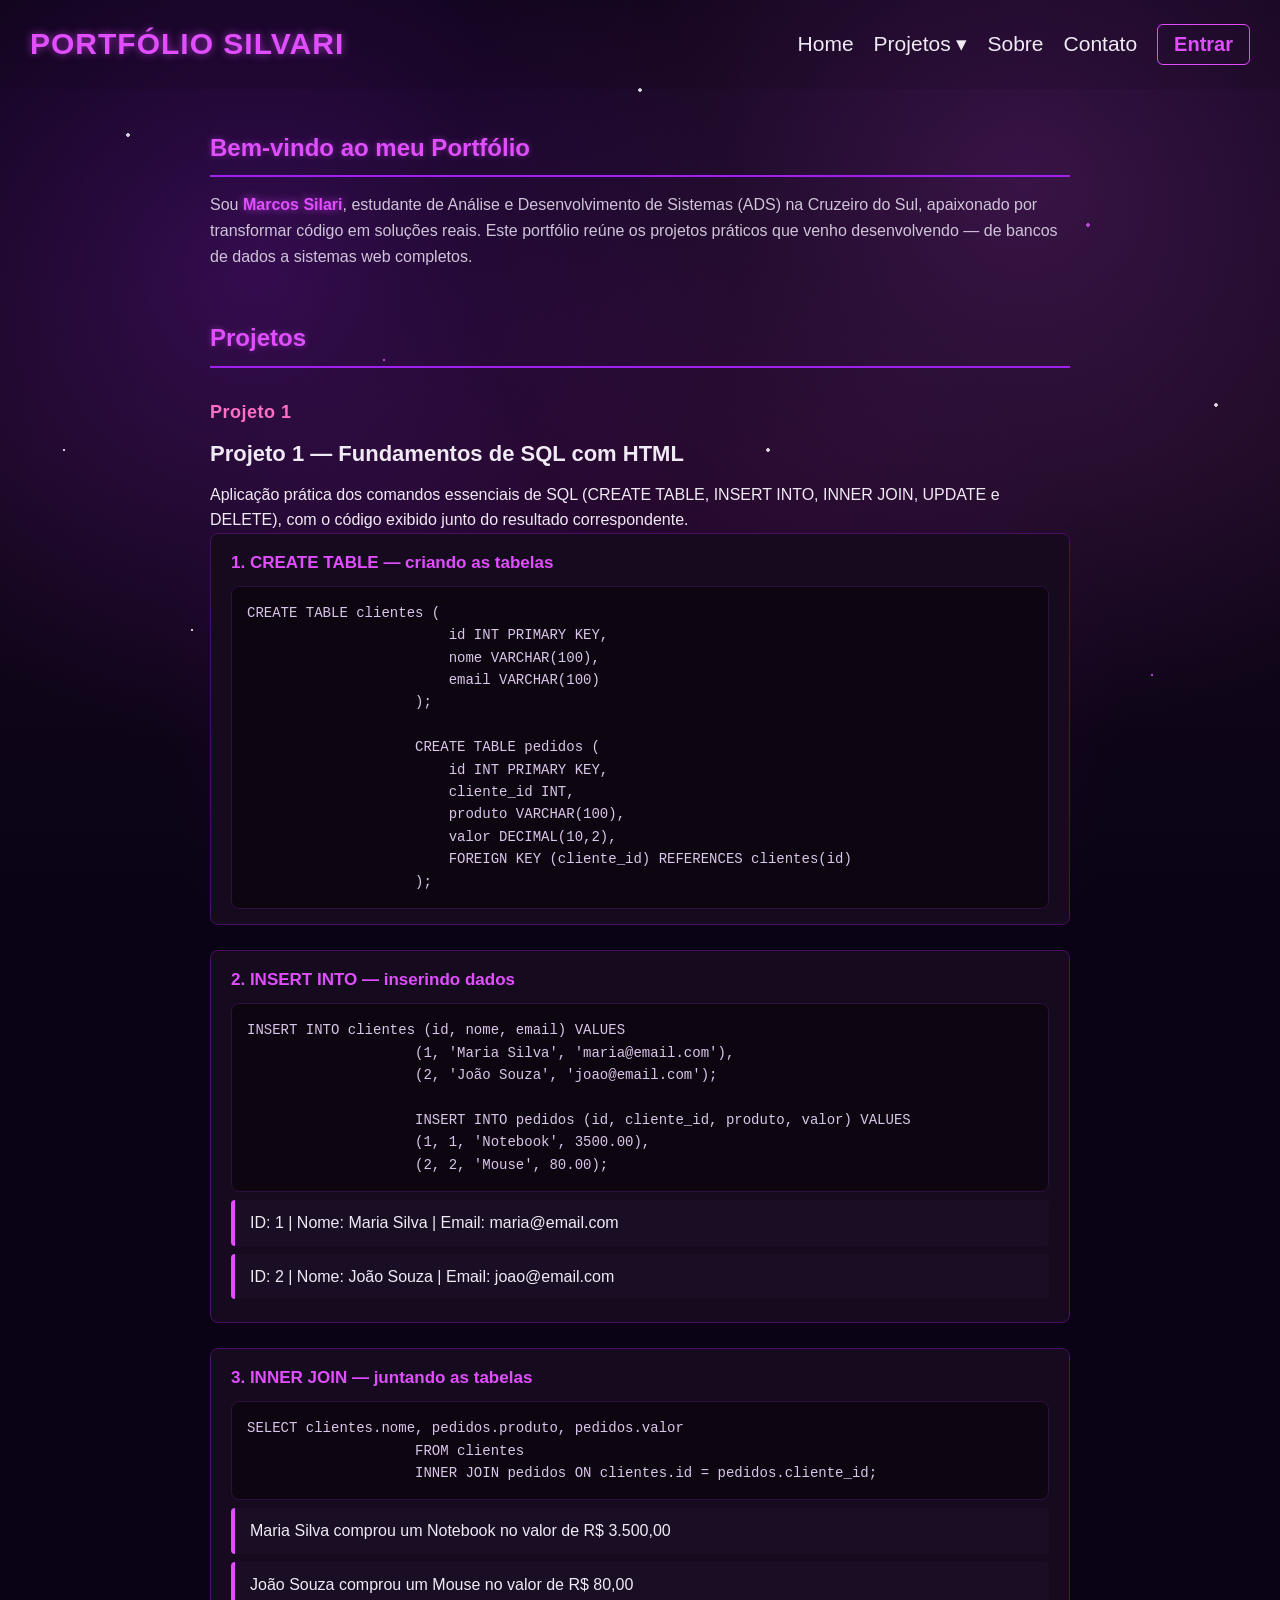
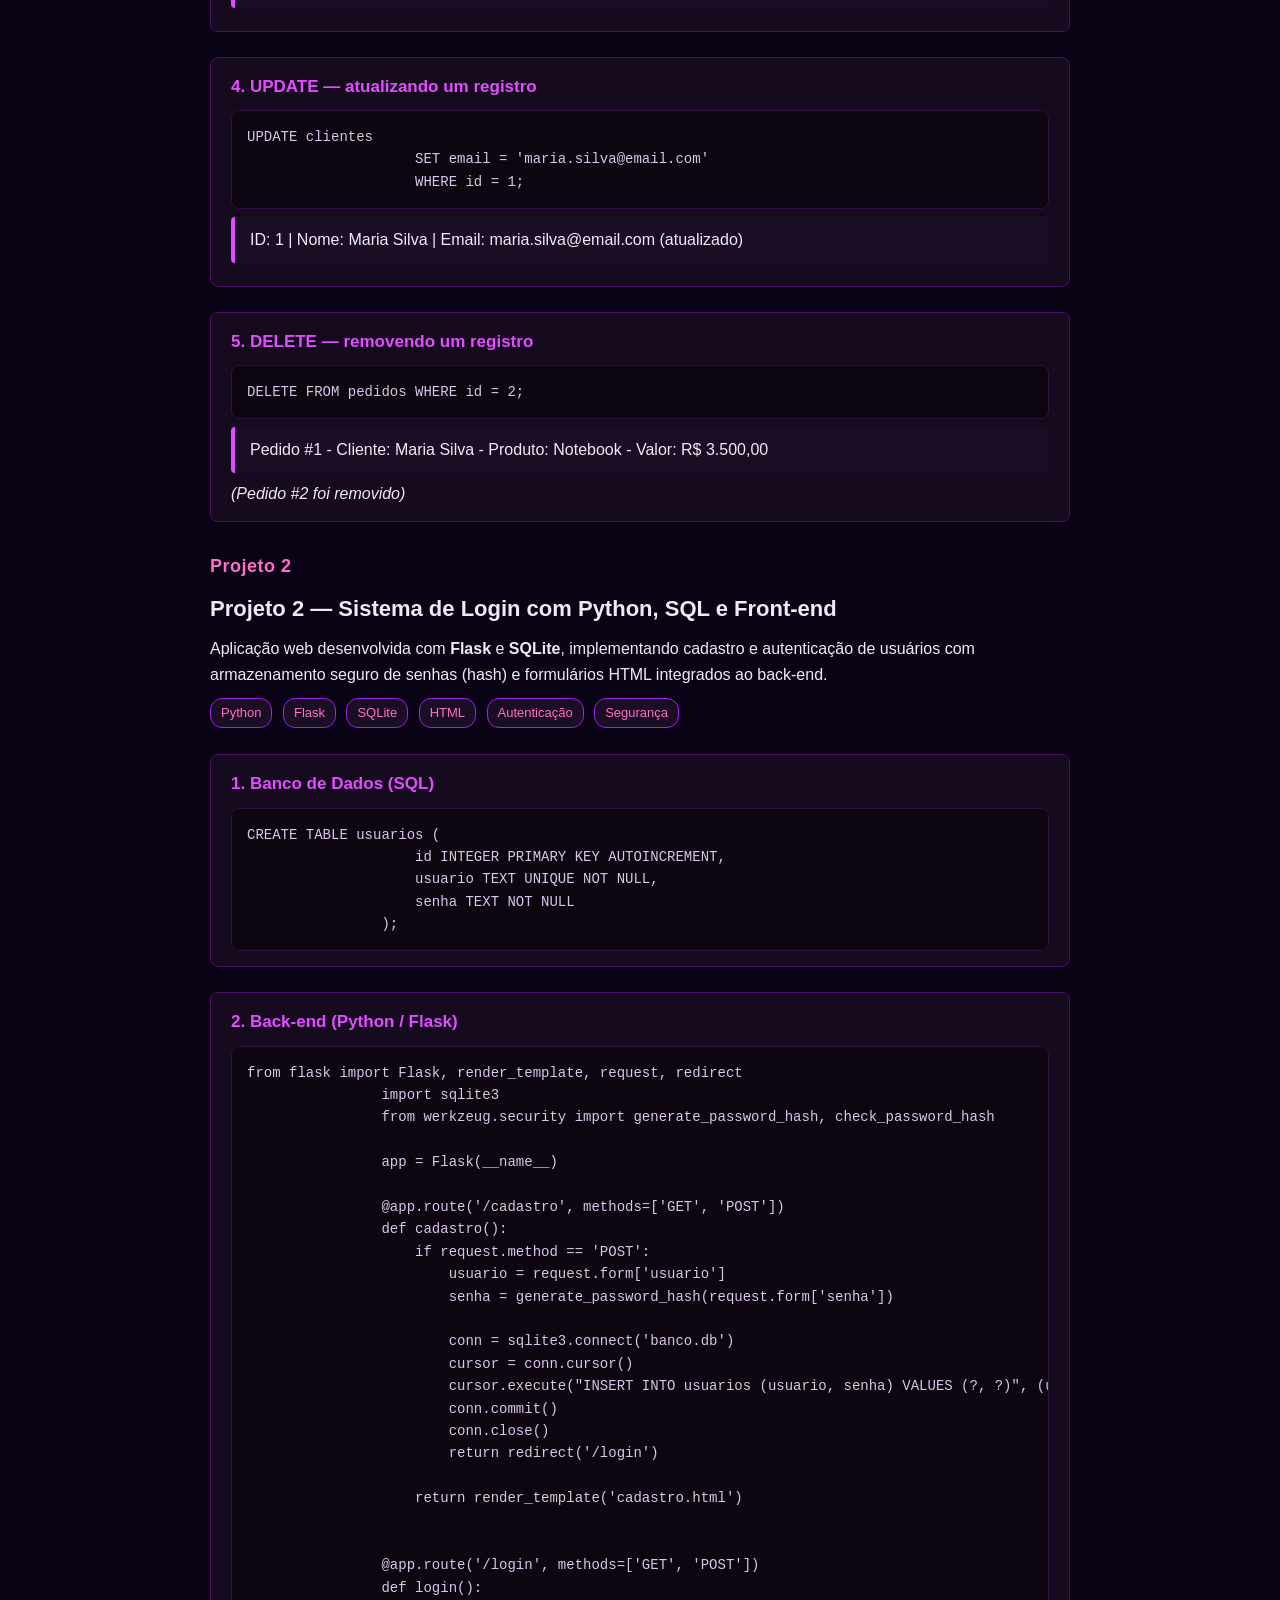
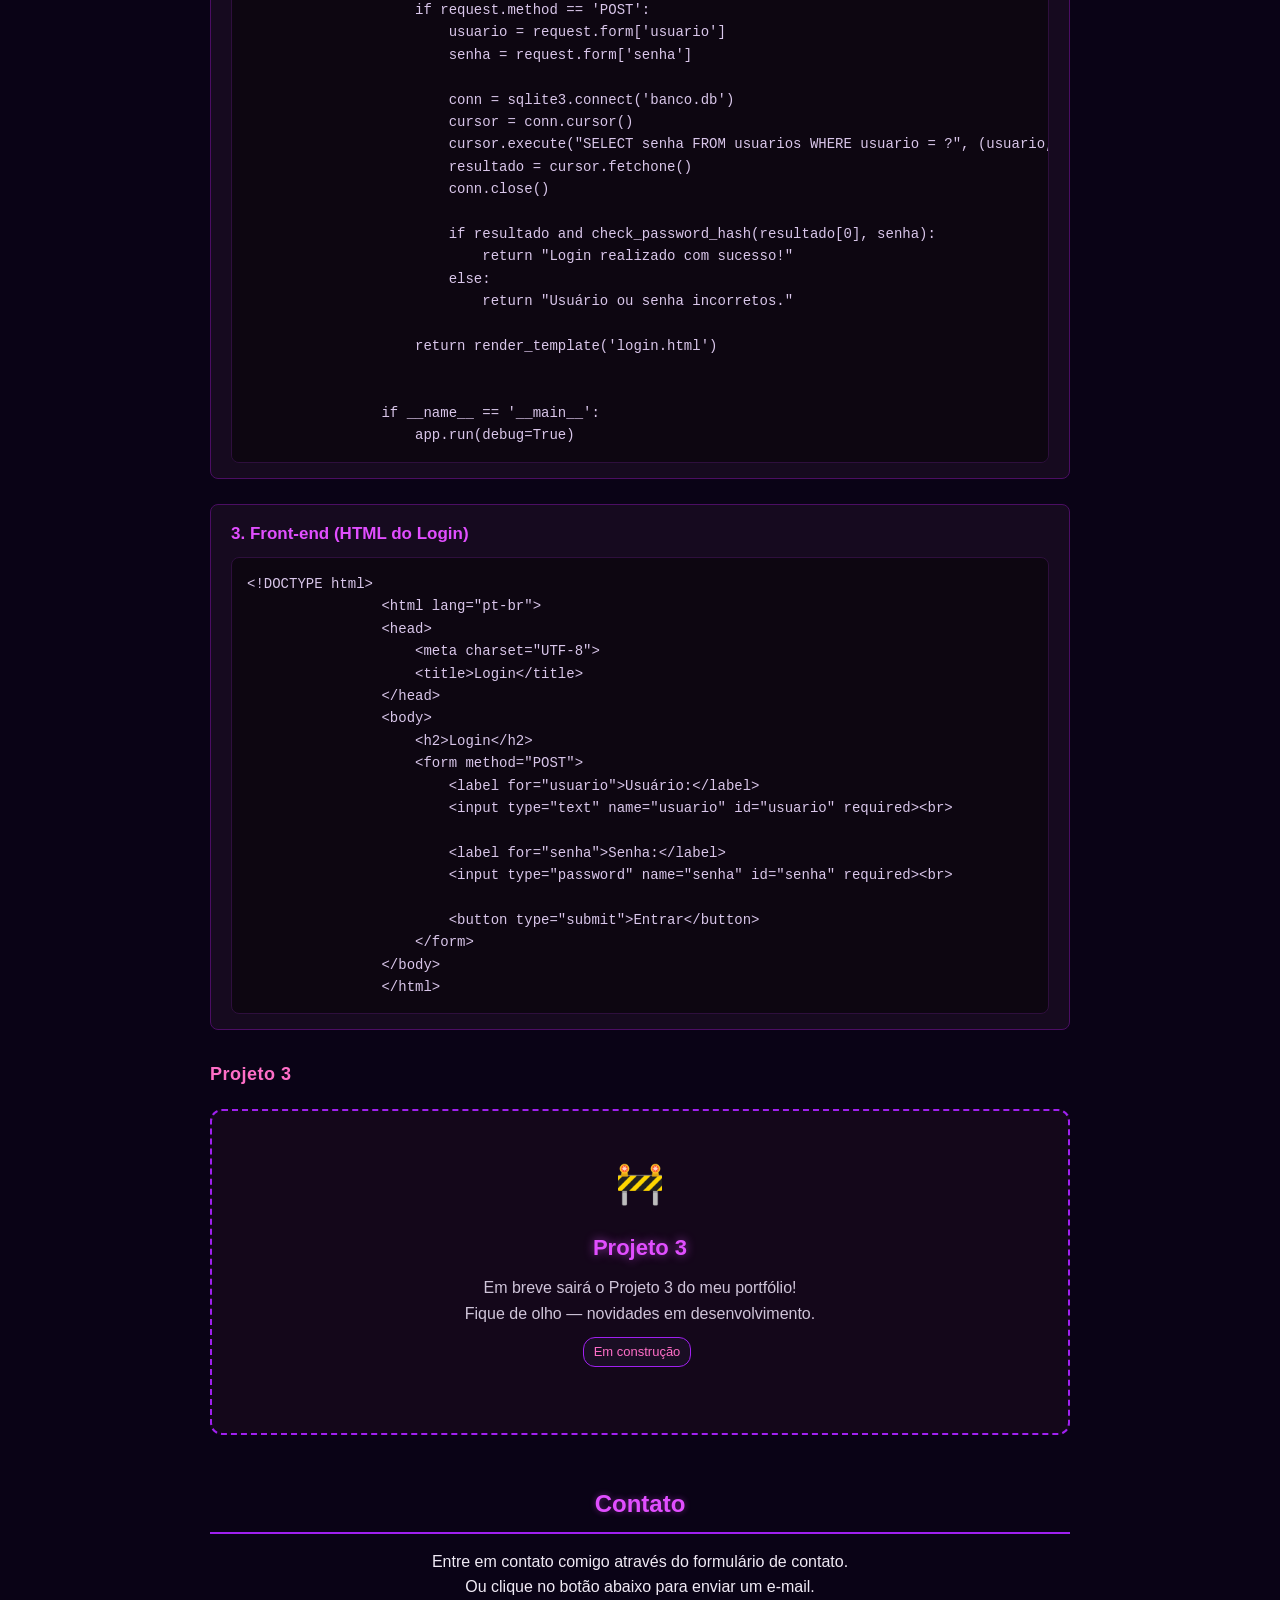
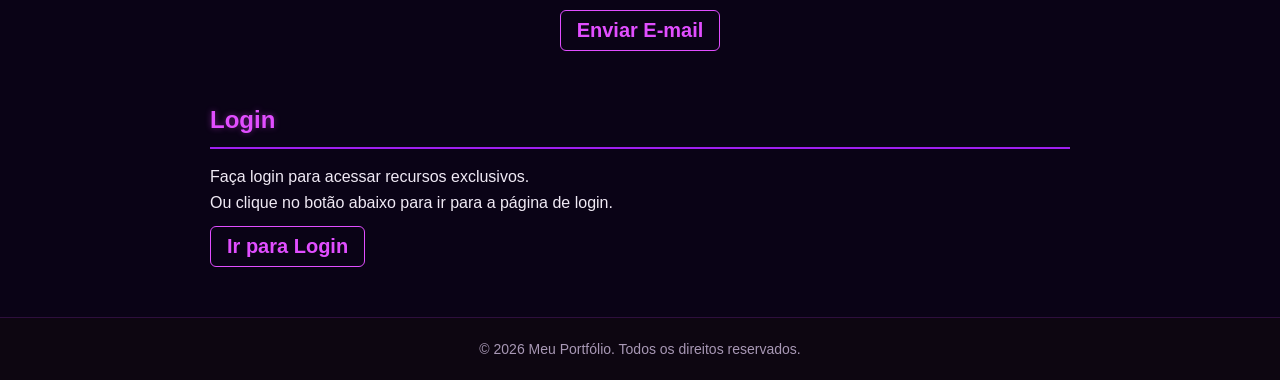
<file: Projeto/FRONTEND/HTML/index.html>
<!DOCTYPE html>
<html lang="pt-br">
<head>
    <meta charset="UTF-8">
    <meta name="viewport" content="width=device-width, initial-scale=1.0">
    <title>Home</title>
    <link rel="stylesheet" href="FRONTEND/CSS/style.css">
</head>
<body>
    <header>
        <h1>PORTFÓLIO SILVARI</h1> <!-- título do portfólio -->
        <nav>
            <ul><!-- menu de navegação -->
                <li><a href="index.html">Home</a></li>
                <li class="dropdown">
                    <a href="#">Projetos ▾</a>
                    <ul class="submenu">
                        <li><a href="list.html">Lista de tarefa</a></li>
                        <li><a href="imc.html">Calculadora de IMC</a></li>
                        <li><a href="cep.html">Buscador de CEP</a></li>
                    </ul>
                </li>
                <li><a href="sobre.html">Sobre</a></li>
                <li><a href="contato.html">Contato</a></li>
                <li><a href="login.html"><button>Entrar</button></a></li>
            </ul>
        </nav>
    </header>
    <main><!-- conteúdo principal -->
        <section class="apresentacao">
    <h2>Bem-vindo ao meu Portfólio</h2>
    <p>Sou <span class="nome-destaque">Marcos Silari</span>, estudante de Análise e Desenvolvimento de Sistemas (ADS) na Cruzeiro do Sul, apaixonado por transformar código em soluções reais. Este portfólio reúne os projetos práticos que venho desenvolvendo — de bancos de dados a sistemas web completos.</p>
</section><!-- seção de apresentação -->
        <section class="projetos"><!-- seção de projetos -->
            <h2>Projetos</h2>
            <ul>
                <li>Projeto 1</li>
                <h1>Projeto 1 — Fundamentos de SQL com HTML</h1>
                        <p>Aplicação prática dos comandos essenciais de SQL (CREATE TABLE, INSERT INTO, INNER JOIN, UPDATE e DELETE), com o código exibido junto do resultado correspondente.</p>

                        <div class="secao">
                            <h2>1. CREATE TABLE — criando as tabelas</h2>
                            <pre><code>CREATE TABLE clientes (
                        id INT PRIMARY KEY,
                        nome VARCHAR(100),
                        email VARCHAR(100)
                    );

                    CREATE TABLE pedidos (
                        id INT PRIMARY KEY,
                        cliente_id INT,
                        produto VARCHAR(100),
                        valor DECIMAL(10,2),
                        FOREIGN KEY (cliente_id) REFERENCES clientes(id)
                    );</code></pre>
                        </div>

                        <div class="secao">
                            <h2>2. INSERT INTO — inserindo dados</h2>
                            <pre><code>INSERT INTO clientes (id, nome, email) VALUES
                    (1, 'Maria Silva', 'maria@email.com'),
                    (2, 'João Souza', 'joao@email.com');

                    INSERT INTO pedidos (id, cliente_id, produto, valor) VALUES
                    (1, 1, 'Notebook', 3500.00),
                    (2, 2, 'Mouse', 80.00);</code></pre>

                            <p class="resultado">ID: 1 | Nome: Maria Silva | Email: maria@email.com</p>
                            <p class="resultado">ID: 2 | Nome: João Souza | Email: joao@email.com</p>
                        </div>

                        <div class="secao">
                            <h2>3. INNER JOIN — juntando as tabelas</h2>
                            <pre><code>SELECT clientes.nome, pedidos.produto, pedidos.valor
                    FROM clientes
                    INNER JOIN pedidos ON clientes.id = pedidos.cliente_id;</code></pre>

                            <p class="resultado">Maria Silva comprou um Notebook no valor de R$ 3.500,00</p>
                            <p class="resultado">João Souza comprou um Mouse no valor de R$ 80,00</p>
                        </div>

                        <div class="secao">
                            <h2>4. UPDATE — atualizando um registro</h2>
                            <pre><code>UPDATE clientes
                    SET email = 'maria.silva@email.com'
                    WHERE id = 1;</code></pre>

                            <p class="resultado">ID: 1 | Nome: Maria Silva | Email: maria.silva@email.com (atualizado)</p>
                        </div>

                        <div class="secao">
                            <h2>5. DELETE — removendo um registro</h2>
                            <pre><code>DELETE FROM pedidos WHERE id = 2;</code></pre>

                            <p class="resultado">Pedido #1 - Cliente: Maria Silva - Produto: Notebook - Valor: R$ 3.500,00</p>
                            <p><em>(Pedido #2 foi removido)</em></p>
                        </div>
                <li>Projeto 2</li>
                        <h1>Projeto 2 — Sistema de Login com Python, SQL e Front-end</h1>
                    <p>Aplicação web desenvolvida com <strong>Flask</strong> e <strong>SQLite</strong>, implementando cadastro e autenticação de usuários com armazenamento seguro de senhas (hash) e formulários HTML integrados ao back-end.</p>

                    <div class="tags">
                        <span>Python</span>
                        <span>Flask</span>
                        <span>SQLite</span>
                        <span>HTML</span>
                        <span>Autenticação</span>
                        <span>Segurança</span>
                    </div>

                    <div class="secao">
                        <h2>1. Banco de Dados (SQL)</h2>
                        <pre><code>CREATE TABLE usuarios (
                    id INTEGER PRIMARY KEY AUTOINCREMENT,
                    usuario TEXT UNIQUE NOT NULL,
                    senha TEXT NOT NULL
                );</code></pre>
                    </div>

                    <div class="secao">
                        <h2>2. Back-end (Python / Flask)</h2>
                        <pre><code>from flask import Flask, render_template, request, redirect
                import sqlite3
                from werkzeug.security import generate_password_hash, check_password_hash

                app = Flask(__name__)

                @app.route('/cadastro', methods=['GET', 'POST'])
                def cadastro():
                    if request.method == 'POST':
                        usuario = request.form['usuario']
                        senha = generate_password_hash(request.form['senha'])

                        conn = sqlite3.connect('banco.db')
                        cursor = conn.cursor()
                        cursor.execute("INSERT INTO usuarios (usuario, senha) VALUES (?, ?)", (usuario, senha))
                        conn.commit()
                        conn.close()
                        return redirect('/login')

                    return render_template('cadastro.html')


                @app.route('/login', methods=['GET', 'POST'])
                def login():
                    if request.method == 'POST':
                        usuario = request.form['usuario']
                        senha = request.form['senha']

                        conn = sqlite3.connect('banco.db')
                        cursor = conn.cursor()
                        cursor.execute("SELECT senha FROM usuarios WHERE usuario = ?", (usuario,))
                        resultado = cursor.fetchone()
                        conn.close()

                        if resultado and check_password_hash(resultado[0], senha):
                            return "Login realizado com sucesso!"
                        else:
                            return "Usuário ou senha incorretos."

                    return render_template('login.html')


                if __name__ == '__main__':
                    app.run(debug=True)</code></pre>
                    </div>

                    <div class="secao">
                        <h2>3. Front-end (HTML do Login)</h2>
                        <pre><code>&lt;!DOCTYPE html&gt;
                &lt;html lang="pt-br"&gt;
                &lt;head&gt;
                    &lt;meta charset="UTF-8"&gt;
                    &lt;title&gt;Login&lt;/title&gt;
                &lt;/head&gt;
                &lt;body&gt;
                    &lt;h2&gt;Login&lt;/h2&gt;
                    &lt;form method="POST"&gt;
                        &lt;label for="usuario"&gt;Usuário:&lt;/label&gt;
                        &lt;input type="text" name="usuario" id="usuario" required&gt;&lt;br&gt;

                        &lt;label for="senha"&gt;Senha:&lt;/label&gt;
                        &lt;input type="password" name="senha" id="senha" required&gt;&lt;br&gt;

                        &lt;button type="submit"&gt;Entrar&lt;/button&gt;
                    &lt;/form&gt;
                &lt;/body&gt;
                &lt;/html&gt;</code></pre>
                    </div>
                <li>Projeto 3</li>
                    <div class="card">
                        <div class="icone">🚧</div>
                        <h1>Projeto 3</h1>
                        <p>Em breve sairá o Projeto 3 do meu portfólio!</p>
                        <p>Fique de olho — novidades em desenvolvimento.</p>
                        <div class="tags">
                            <span>Em construção</span>
                        </div>
                    </div>
            </ul>
        </section><!-- seção de projetos -->
        <section class="contato"><!-- seção de contato -->
            <h2>Contato</h2>
            <p>Entre em contato comigo através do formulário de contato.</p>
            <p>Ou clique no botão abaixo para enviar um e-mail.</p>
            <button class="email-button" onclick="window.open('https://mail.google.com/mail/?view=cm&fs=1&to=marcossilvarisantos972@gmail.com', '_blank')">Enviar E-mail</button>

        </section><!-- seção de contato -->
        <section><!-- seção de login -->
            <h2>Login</h2>
            <p>Faça login para acessar recursos exclusivos.</p>
            <p>Ou clique no botão abaixo para ir para a página de login.</p>
            <button class="login-button" onclick="window.location.href='login.html'">Ir para Login</button>
        </section><!-- seção de login -->
    </main><!-- conteúdo principal -->
    <footer><!-- rodapé -->
        <p>&copy; 2026 Meu Portfólio. Todos os direitos reservados.</p>
    </footer>
</body>
</file>
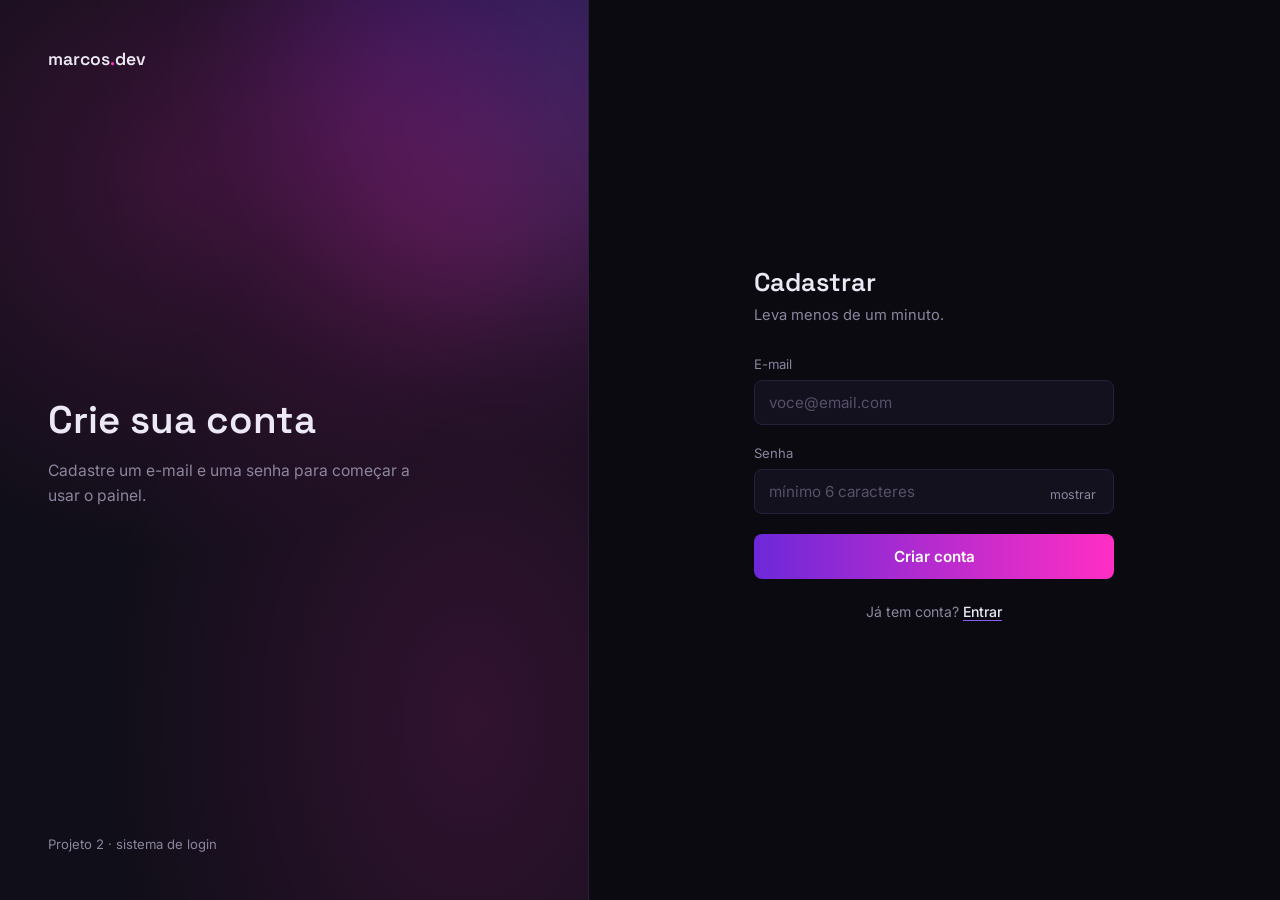
<file: Projeto/FRONTEND/HTML/cadastro.html>
<!DOCTYPE html>
<html lang="pt-BR">
<head>
<meta charset="UTF-8">
<meta name="viewport" content="width=device-width, initial-scale=1.0">
<title>Criar conta</title>
<link rel="preconnect" href="https://fonts.googleapis.com">
<link rel="preconnect" href="https://fonts.gstatic.com" crossorigin>
<link href="https://fonts.googleapis.com/css2?family=Space+Grotesk:wght@400;500;600;700&family=Inter:wght@400;500;600&display=swap" rel="stylesheet">
<link rel="stylesheet" href="FRONTEND/CSS/cadastro.css">
</head>
<body>

  <aside class="brand">
    <div class="brand-mark">marcos<span>.</span>dev</div>
    <div class="brand-copy">
      <h1>Crie sua conta</h1>
      <p>Cadastre um e-mail e uma senha para começar a usar o painel.</p>
    </div>
    <div class="brand-foot">Projeto 2 &middot; sistema de login</div>
  </aside>

  <main class="form-side">
    <div class="form-wrap">
      <h2>Cadastrar</h2>
      <p class="sub">Leva menos de um minuto.</p>

      <form id="cadastro-form" novalidate>
        <div class="field" id="field-email">
          <label for="email">E-mail</label>
          <input id="email" type="email" placeholder="voce@email.com" autocomplete="email">
          <div class="field-msg">Informe um e-mail válido.</div>
        </div>

        <div class="field" id="field-senha">
          <label for="senha">Senha</label>
          <input id="senha" type="password" placeholder="mínimo 6 caracteres" autocomplete="new-password">
          <button type="button" class="toggle-pass" id="toggle-pass">mostrar</button>
          <div class="field-msg">A senha precisa ter pelo menos 6 caracteres.</div>
        </div>

        <button class="btn-primary" type="submit" id="submit-btn">
          <span class="btn-text">Criar conta</span>
          <span class="spinner"></span>
        </button>
      </form>

      <p class="signup">Já tem conta? <a href="login.html">Entrar</a></p>
    </div>
  </main>

  <div class="toast" id="toast"></div>

<script src="FRONTEND/JS/cadastro.js"></script>
</body>
</html>
</file>
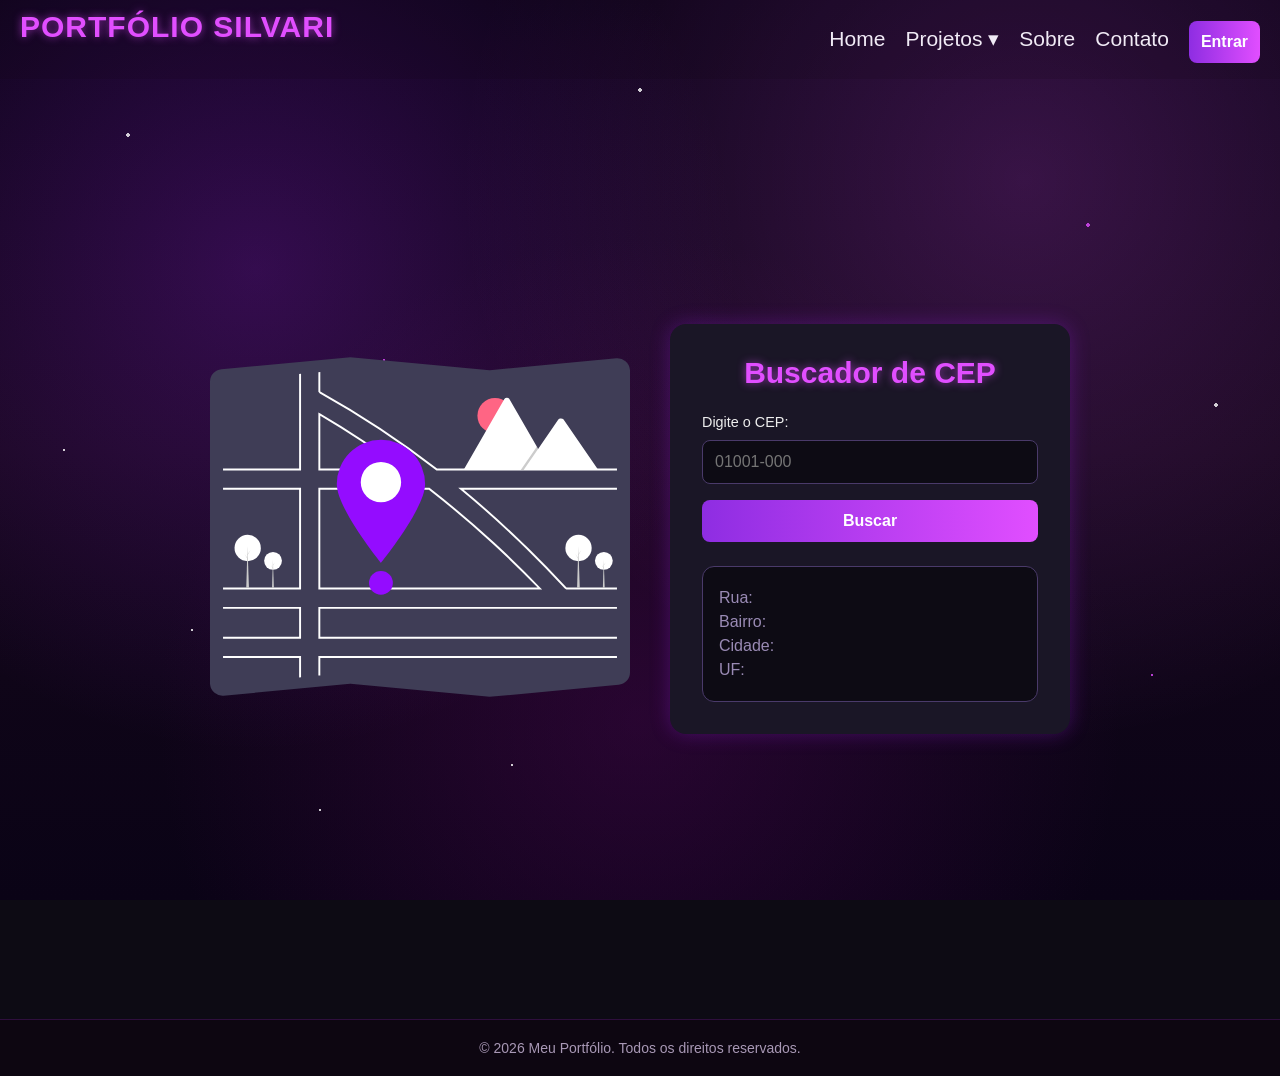
<file: Projeto/FRONTEND/HTML/CEP.html>
<!DOCTYPE html>
<html lang="pt-br">
<head>
    <meta charset="UTF-8">
    <meta name="viewport" content="width=device-width, initial-scale=1.0">
    <title>Buscador de CEP</title>
    <link rel="stylesheet" href="FRONTEND/CSS/cep.css">
</head>
<body>
     <header>
        <h1>PORTFÓLIO SILVARI</h1> <!-- título do portfólio -->
        <nav>
            <ul><!-- menu de navegação -->
                <li><a href="index.html">Home</a></li>
                <li class="dropdown">
                    <a href="#">Projetos ▾</a>
                        <ul class="submenu">
                            <li><a href="list.html">Lista de tarefa</a></li>
                            <li><a href="imc.html">Calculadora de IMC</a></li>
                            <li><a href="cep.html">Buscador de CEP</a></li>
                        </ul>
                </li>
                <li><a href="sobre.html">Sobre</a></li>
                <li><a href="contato.html">Contato</a></li>
                <li><a href="login.html"><button>Entrar</button></a></li>
            </ul>
        </nav>
    </header>
    <main id="container">
        <section id="img">
            <img src="Assests/undraw_map-dark_g9xq.svg" alt="">
        </section>
        <section id="formulario">
            <h1>Buscador de CEP</h1>
            <form id="Form">
                <label for="cep">Digite o CEP:</label>
                <input type="text" id="cep" name="cep" maxlength="9" placeholder="01001-000" required>
                <button type="submit">Buscar</button>
            </form>
       
        <div id="info">
            <p><span id="resultado"></span></p>
            <p>Rua: <span id="rua"></span></p>
            <p>Bairro: <span id="bairro"></span></p>
            <p>Cidade: <span id="cidade"></span></p>
            <p>UF: <span id="uf"></span></p>
        </div>
         </section>
    </main>
    <footer><!-- rodapé -->
        <p>&copy; 2026 Meu Portfólio. Todos os direitos reservados.</p>
    </footer>
    <script src="FRONTEND/JS/cep.js"></script>
</body>
</html>
</file>
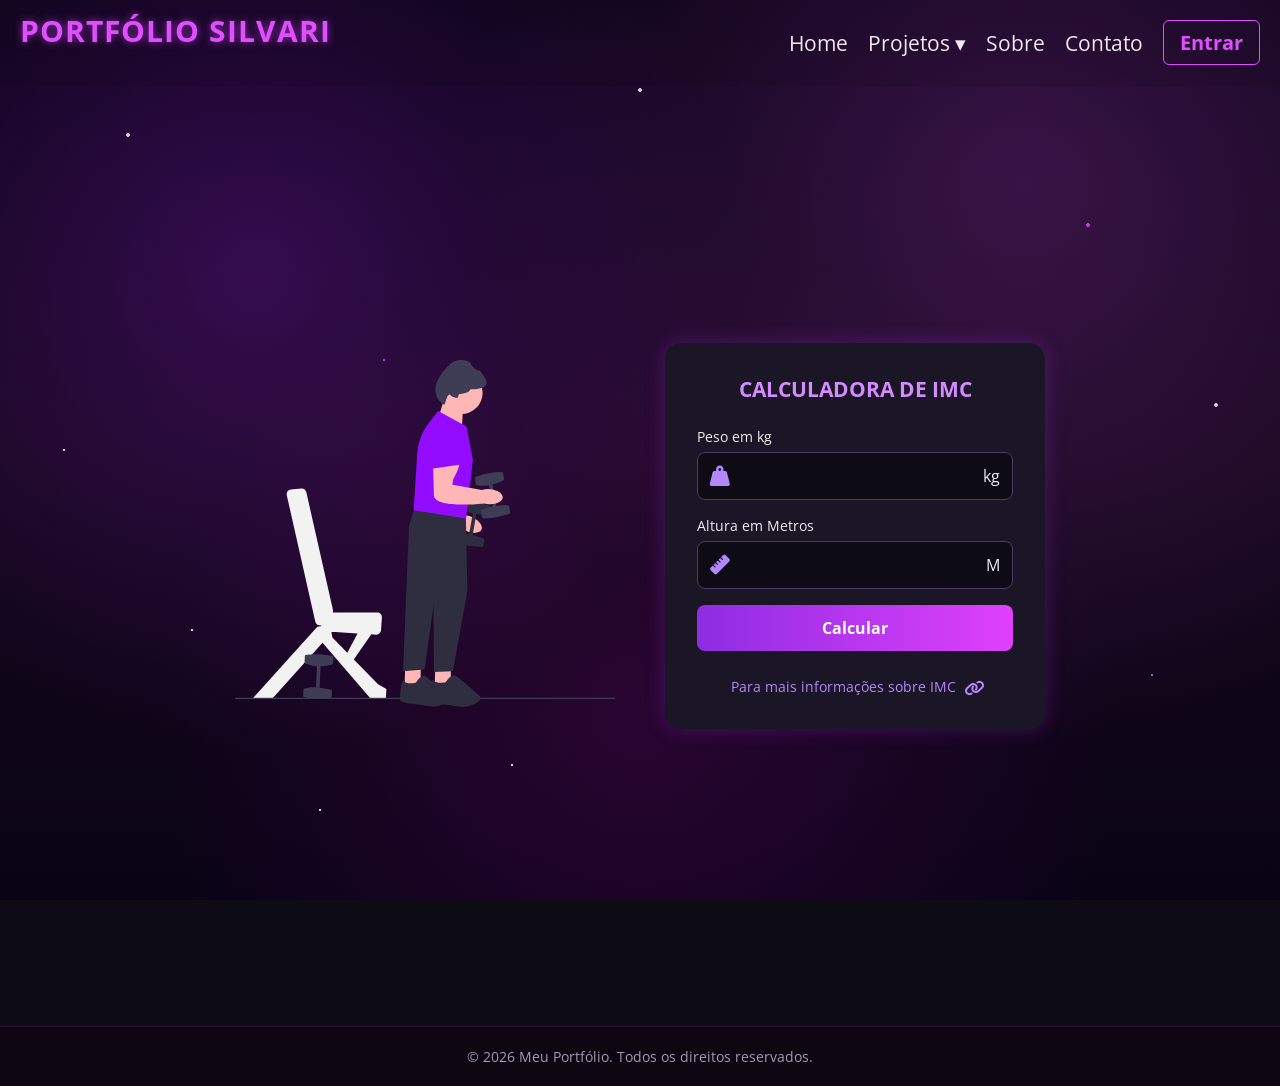
<file: Projeto/FRONTEND/HTML/imc.html>
<!DOCTYPE html>
<html lang="pt-br">

<head>
    <meta charset="UTF-8">
    <meta name="viewport" content="width=device-width, initial-scale=1.0">
    <title>Calculadora de IMC</title>
    <link rel="stylesheet" href="FRONTEND/CSS/imc.css">
    <link rel="stylesheet" href="https://cdnjs.cloudflare.com/ajax/libs/font-awesome/6.5.1/css/all.min.css">
</head>

<body>
    <header>
        <h1>PORTFÓLIO SILVARI</h1> <!-- título do portfólio -->
        <nav>
            <ul><!-- menu de navegação -->
                <li><a href="index.html">Home</a></li>
                <li class="dropdown">
                    <a href="#">Projetos ▾</a>
                        <ul class="submenu">
                            <li><a href="list.html">Lista de tarefa</a></li>
                            <li><a href="imc.html">Calculadora de IMC</a></li>
                            <li><a href="cep.html">Buscador de CEP</a></li>
                        </ul>
                </li>
                <li><a href="sobre.html">Sobre</a></li>
                <li><a href="contato.html">Contato</a></li>
                <li><a href="login.html"><button>Entrar</button></a></li>
            </ul>
        </nav>
    </header>
    <main id="container">
        <section id="img">
            <img src="Assests/undraw_healthy-habit_2ata (2).svg" alt="">
        </section>
        <section id="calcular">
            <form id="form">
                <h1>CALCULADORA DE IMC</h1>

                <div class="input-box">
                    <label for="weight">
                        Peso em kg
                    </label>

                    <div class="input-field">
                        <i class="fa-solid fa-weight-hanging"></i>
                        <input type="number" id="weight" required step="0.01">
                        <span>
                            kg
                        </span>
                    </div>
                </div>

                 <div class="input-box">
                    <label for="alto">
                        Altura em Metros
                    </label>

                    <div class="input-field">
                        <i class="fa-duotone fa-solid fa-ruler"></i>
                        <input type="number" id="alto" required step="0.01">
                        <span>
                            M
                        </span>
                    </div>
                </div>

                <button class="calcular">
                    Calcular
                </button>
            </form>

            <div id="info">
                <div id="resultado">
                    <div id="imc">
                        <span id="values"></span>
                        <span>Seu IMC</span>
                    </div>
                    <div id="descricao">
                        <span id="descricao-texto"></span>
                    </div>
                </div>
                <div id="mais-info">
                    <a href="https://www.tuasaude.com/imc/">Para mais informações sobre IMC</a>
                    <i class="fa-solid fa-link"></i>
                </div>
            </div>
        </section>
    </main>

    <footer><!-- rodapé -->
        <p>&copy; 2026 Meu Portfólio. Todos os direitos reservados.</p>
    </footer>

    <script src="FRONTEND/JS/imc.js"></script>
</body>

</html>
</file>
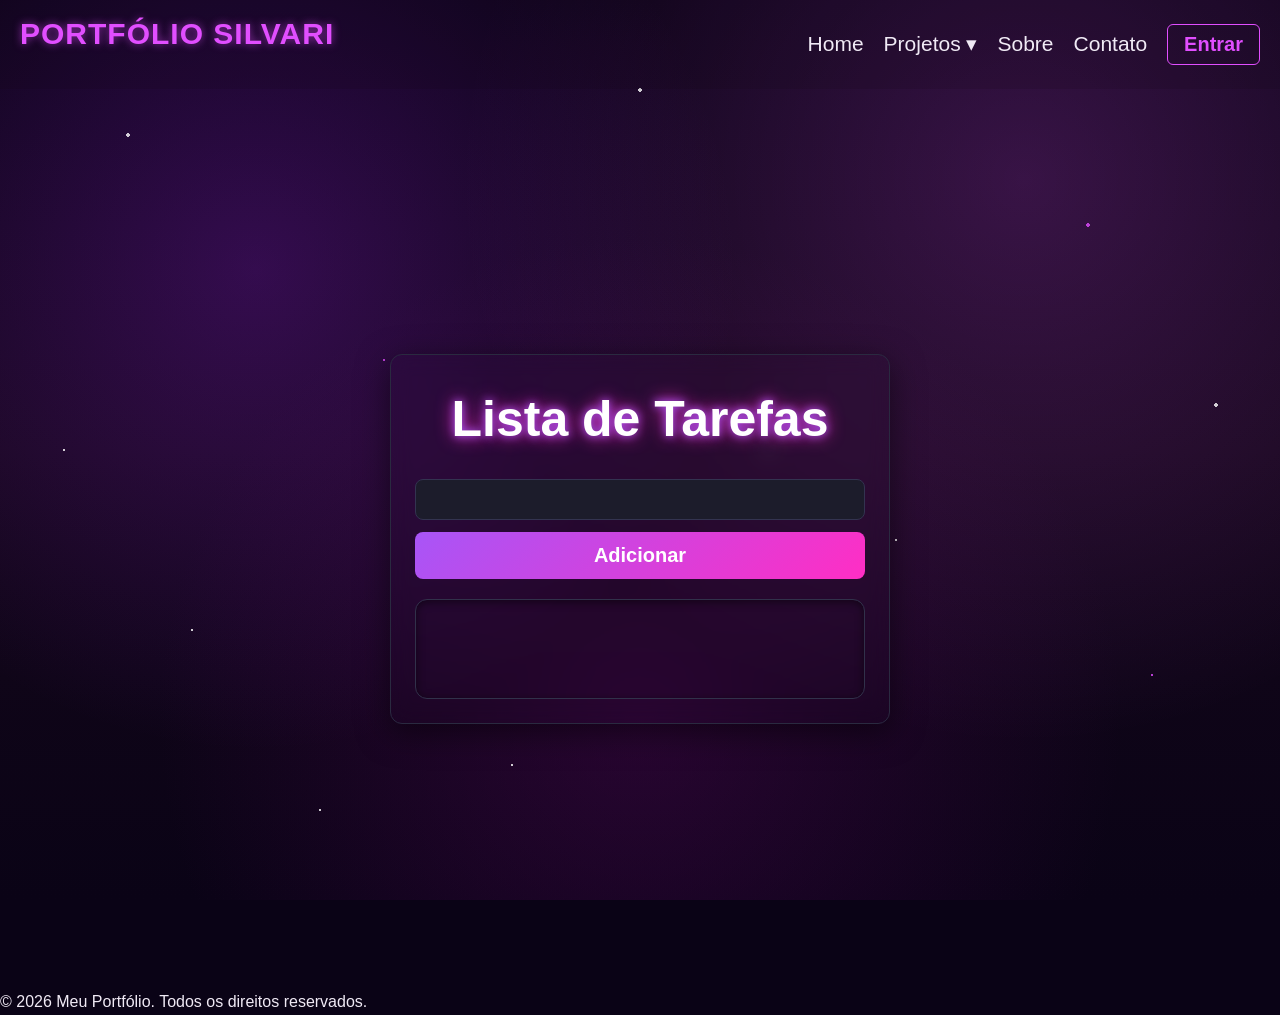
<file: Projeto/FRONTEND/HTML/list.html>
<!DOCTYPE html>
<html lang="pt-br">
<head>
    <meta charset="UTF-8">
    <meta name="viewport" content="width=device-width, initial-scale=1.0">
    <title>Lista de Tarefas</title>
    <link rel="stylesheet" href="FRONTEND/CSS/list.css">
</head>
<body>
    <header>
        <h1>PORTFÓLIO SILVARI</h1> <!-- título do portfólio -->
        <nav>
            <ul><!-- menu de navegação -->
                <li><a href="index.html">Home</a></li>
                <li class="dropdown">
                    <a href="#">Projetos ▾</a>
                    <ul class="submenu">
                        <li><a href="list.html">Lista de tarefa</a></li>
                        <li><a href="imc.html">Calculadora de IMC</a></li>
                        <li><a href="cep.html">Buscador de CEP</a></li>
                    </ul>
                </li>
                <li><a href="sobre.html">Sobre</a></li>
                <li><a href="contato.html">Contato</a></li>
                <li><a href="login.html"><button>Entrar</button></a></li>
            </ul>
        </nav>
    </header>
    <section class="list">
    <div class="card">
        <h1>Lista de Tarefas</h1>
       <div class="input-container">
        <input type="text" id="input-tarefas">
        <button id="botao-adicionar">Adicionar</button>
        </div>
        <ul id="tarefas" class="caixa-list"></ul>
    </div>
    </section>
    <footer><!-- rodapé -->
        <p>&copy; 2026 Meu Portfólio. Todos os direitos reservados.</p>
    </footer>
    <script src="FRONTEND/JS/list.js"></script>
</body>
</html>
</file>
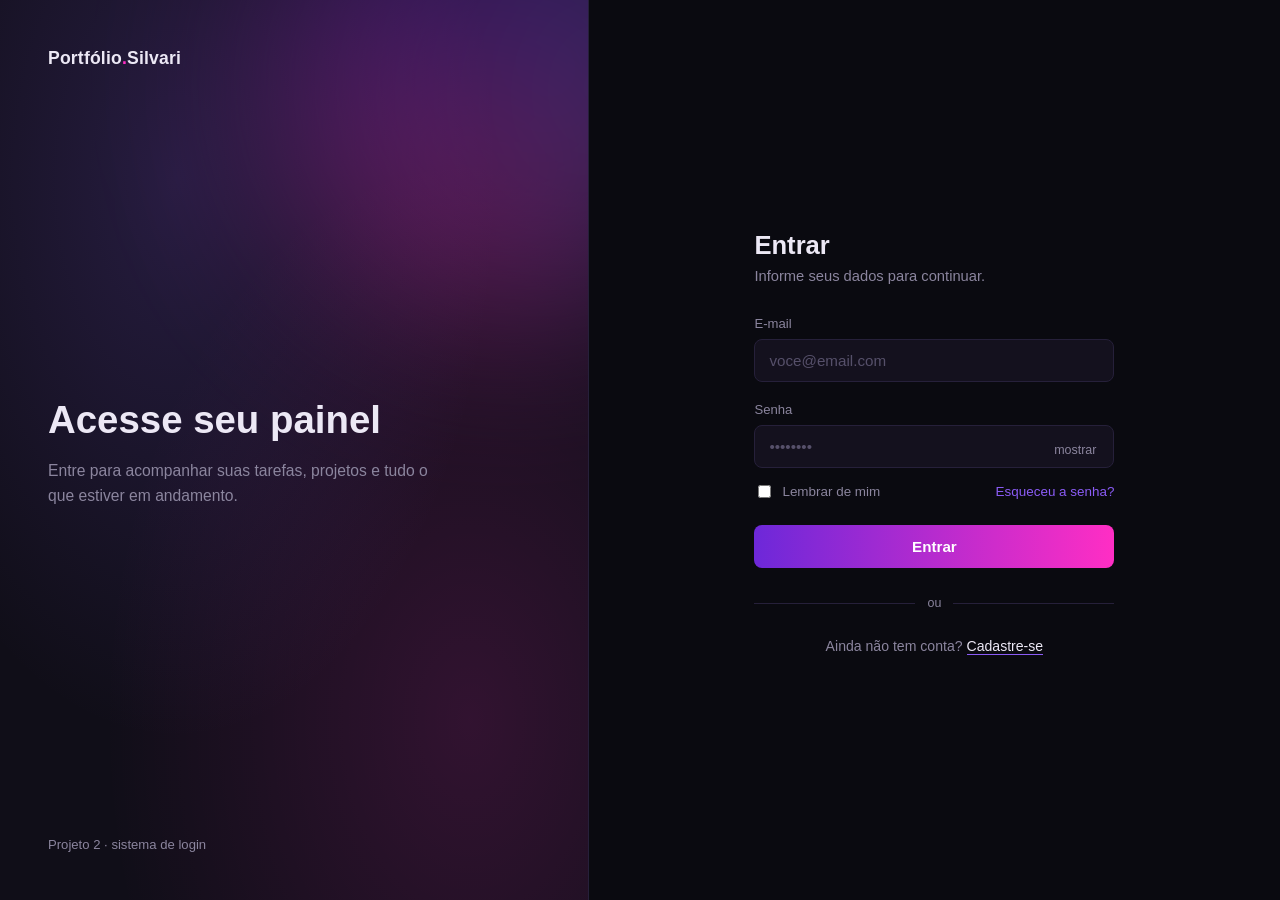
<file: Projeto/FRONTEND/HTML/login.html>
<!DOCTYPE html>
<html lang="pt-br">
<head>
    <meta charset="UTF-8">
    <meta name="viewport" content="width=device-width, initial-scale=1.0">
    <title>Login</title>
    <link rel="stylesheet" href="FRONTEND/CSS/login.css">
</head>
<body>
 <aside class="brand"> <!-- painel da marca -->
    <div class="brand-mark">Portfólio<span>.</span>Silvari</div> <!-- marca -->
    <div class="brand-copy">
      <h1>Acesse seu painel</h1> <!-- título -->
      <p>Entre para acompanhar suas tarefas, projetos e tudo o que estiver em andamento.</p> <!-- descrição -->
    </div>
    <div class="brand-foot">Projeto 2 &middot; sistema de login</div> <!-- rodapé -->
  </aside>
 
  <main class="form-side"> 
    <div class="form-wrap"><!-- formulário -->
      <h2>Entrar</h2>
      <p class="sub">Informe seus dados para continuar.</p>
 
      <form id="login-form" novalidate><!-- formulário de login -->
        <div class="field" id="field-email"><!-- campo de e-mail -->
          <label for="email">E-mail</label>
          <input id="email" type="email" placeholder="voce@email.com" autocomplete="email">
          <div class="field-msg">Informe um e-mail válido.</div>
        </div>
 
        <div class="field field-pass" id="field-senha"><!-- campo de senha -->
          <label for="senha">Senha</label>
          <input id="senha" type="password" placeholder="••••••••" autocomplete="current-password">
          <button type="button" class="toggle-pass" id="toggle-pass">mostrar</button>
          <div class="field-msg">A senha precisa ter pelo menos 6 caracteres.</div>
        </div>
 
        <div class="row-between"> <!-- linha com checkbox e link -->
          <label class="remember"><input type="checkbox"> Lembrar de mim</label>
          <a href="#">Esqueceu a senha?</a>
        </div>
 
        <button class="btn-primary" type="submit" id="submit-btn"><!-- botão de envio -->
          <span class="btn-text">Entrar</span>
          <span class="spinner"></span><!-- spinner de carregamento -->
        </button>
      </form>
 
      <div class="divider">ou</div>
 
      <p class="signup">Ainda não tem conta? <a href="cadastro.html">Cadastre-se</a></p><!-- link para cadastro -->
    </div>
  </main>
 
  <div class="toast" id="toast"></div><!-- mensagem temporária -->

<script src="FRONTEND/JS/login.js"></script>
</body>
</html>
</file>
<file: Projeto/FRONTEND/HTML/FRONTEND/CSS/style.css>
/* ===== Reset básico ===== */
* {
    margin: 0;
    padding: 0;
    box-sizing: border-box;
}

/* ===== Fundo estrelado (substitui o background-color do body) ===== */
body {
    font-family: Arial, Helvetica, sans-serif;
    color: #f0eaf5;
    line-height: 1.6;
    position: relative;
    min-height: 100vh;
    background-color: #0a0316;
    overflow-x: hidden;
}

body::before {
    content: "";
    position: fixed;
    top: 0;
    left: 0;
    width: 100%;
    height: 100%;
    z-index: -2;
    background:
        radial-gradient(circle at 20% 30%, rgba(160, 32, 240, 0.25), transparent 40%),
        radial-gradient(circle at 80% 20%, rgba(225, 78, 255, 0.2), transparent 45%),
        radial-gradient(circle at 50% 80%, rgba(80, 6, 87, 0.4), transparent 50%),
        linear-gradient(180deg, #0a0316 0%, #14071a 50%, #0a0316 100%);
}

/* ===== Camada de estrelas (pontinhos brilhantes) ===== */
body::after {
    content: "";
    position: fixed;
    top: 0;
    left: 0;
    width: 100%;
    height: 100%;
    z-index: -1;
    background-image:
        radial-gradient(2px 2px at 10% 15%, #ffffff 100%, transparent 0),
        radial-gradient(1.5px 1.5px at 30% 40%, #e14eff 100%, transparent 0),
        radial-gradient(2px 2px at 50% 10%, #ffffff 100%, transparent 0),
        radial-gradient(1px 1px at 70% 60%, #ffffff 100%, transparent 0),
        radial-gradient(2px 2px at 85% 25%, #e14eff 100%, transparent 0),
        radial-gradient(1.5px 1.5px at 15% 70%, #ffffff 100%, transparent 0),
        radial-gradient(1px 1px at 40% 85%, #ffffff 100%, transparent 0),
        radial-gradient(2px 2px at 60% 50%, #ffffff 100%, transparent 0),
        radial-gradient(1.5px 1.5px at 90% 75%, #e14eff 100%, transparent 0),
        radial-gradient(1px 1px at 25% 90%, #ffffff 100%, transparent 0),
        radial-gradient(2px 2px at 95% 45%, #ffffff 100%, transparent 0),
        radial-gradient(1.5px 1.5px at 5% 50%, #ffffff 100%, transparent 0);
    background-repeat: repeat;
    background-size: 100% 100%;
    animation: piscar 4s ease-in-out infinite alternate;
    opacity: 0.8;
}

@keyframes piscar {
    from {
        opacity: 0.2;
    }
    to {
        opacity: 1;
    }
}

::-webkit-scrollbar {
    width: 10px;
}

::-webkit-scrollbar-track {
    background: #0a0316;
}

::-webkit-scrollbar-thumb {
    background: #a020f0;
    border-radius: 10px;
}

::-webkit-scrollbar-thumb:hover {
    background: #e14eff;
}

html {
    scroll-behavior: smooth;
}

/* ===== Header e navegação ===== */
header {
    background-color: rgba(20, 7, 26, 0.15);
    color: #fff;
    padding: 20px 30px;
    display: flex;
    justify-content: space-between;
    align-items: center;
    flex-wrap: wrap;
    border-bottom: 1px solid transparent;
    box-shadow: none;

    position: sticky;
    top: 0;
    z-index: 100;
    cursor: pointer;
    transition: background-color 0.4s ease, box-shadow 0.4s ease, border-color 0.4s ease;
}

header:hover,
header.ativo {
    background-color: #14071a;
    border-bottom: 1px solid #a020f0;
    box-shadow: 0 0 15px rgba(160, 32, 240, 0.4);
}

header h1 {
    font-size: 30px;
    letter-spacing: 1px;
    color: #e14eff;
    text-shadow: 0 0 8px rgba(225, 78, 255, 0.6);
}

nav ul {
    list-style: none;
    display: flex;
    gap: 20px;
    align-items: center;
}

nav ul li a {
    color: #f0eaf5;
    text-decoration: none;
    font-size: 21px;
    transition: color 0.25s ease, text-shadow 0.25s ease;
}

nav ul li a:hover {
    color: #e14eff;
    text-shadow: 0 0 10px rgba(225, 78, 255, 0.9);
}

.dropdown {
    position: relative;
}

/* submenu escondido */
.submenu {
  
    position: absolute;
    top: 100%;
    left: 0;
    min-width: 180px;
    padding: 0;
    list-style: none;
    background: #1a1626;
    border: 1px solid #4a3a6a;
    border-radius: 8px;
    box-shadow: 0 0 15px rgba(224, 64, 251, 0.3);
    z-index: 10;
    opacity: 0;
    visibility: hidden;
    transform: translateY(10px);
   
}

.dropdown:hover .submenu,
.dropdown:focus-within .submenu {
    opacity: 1;
    visibility: visible;
    transform: translateY(0);
    transition: opacity 0.3s ease, transform 0.3s ease, visibility 0.3s;

}

/* aparece ao passar o mouse no li pai */
.dropdown:hover .submenu {
    display: block;
}

/* itens do submenu um embaixo do outro */
.submenu li {
    display: block;
}

.submenu a {
    display: block;
    padding: 12px 16px;
    white-space: nowrap;
}

.submenu a:hover {
    color: #e040fb;
    text-shadow: 0 0 8px rgba(224, 64, 251, 0.6);
}

/* ===== Botões (gerais) ===== */
button {
    background-color: transparent;
    color: #e14eff;
    border: 1px solid #e14eff;
    padding: 8px 16px;
    border-radius: 6px;
    cursor: pointer;
    font-size: 20px;
    font-weight: bold;
    transition: all 0.25s ease;
}

button:hover {
    background-color: #e14eff;
    color: #0a0a0f;
    box-shadow: 0 0 15px rgba(225, 78, 255, 0.8);
}

/* ===== Conteúdo principal ===== */
main {
    max-width: 900px;
    margin: 40px auto;
    padding: 0 20px;
}

section {
    margin-bottom: 50px;
}

section h2 {
    color: #e14eff;
    margin-bottom: 15px;
    border-bottom: 2px solid #a020f0;
    padding-bottom: 8px;
    text-shadow: 0 0 6px rgba(225, 78, 255, 0.4);
}

.apresentacao p {
    font-size: 16px;
    color: #cfc4d9;
}

.nome-destaque {
    color: #e14eff;
    font-weight: bold;
    text-shadow: 0 0 8px rgba(225, 78, 255, 0.7);
    transition: text-shadow 0.3s ease, color 0.3s ease;
}

.nome-destaque:hover {
    color: #ff8ef9;
    text-shadow: 0 0 16px rgba(225, 78, 255, 1), 0 0 30px rgba(160, 32, 240, 0.6);
}

/* ===== Lista de projetos ===== */
.projetos ul {
    list-style: none;
}

.projetos > ul > li {
    font-weight: bold;
    font-size: 18px;
    color: #ff6ec7;
    margin-top: 30px;
    letter-spacing: 0.5px;
}

.projetos h1 {
    font-size: 22px;
    margin: 10px 0;
    color: #f0eaf5;
}

/* ===== Blocos de cada projeto ===== */
.secao {
    background-color: #160a1f;
    border: 1px solid #4b0e63;
    border-radius: 8px;
    padding: 15px 20px;
    margin-bottom: 25px;
    transition: box-shadow 0.3s ease, border-color 0.3s ease;
}

.secao:hover {
    border-color: #e14eff;
    box-shadow: 0 0 20px rgba(225, 78, 255, 0.35);
}

.secao h2 {
    font-size: 17px;
    border-bottom: none;
    padding-bottom: 0;
    margin-bottom: 10px;
    text-shadow: none;
}

/* ===== Código ===== */
pre {
    background-color: #0d0611;
    color: #d9c6ea;
    padding: 15px;
    border-radius: 8px;
    overflow-x: auto;
    font-size: 14px;
    border: 1px solid #2e0f3d;
}

/* ===== Resultados exibidos em <p> ===== */
.resultado {
    background-color: #1a0e24;
    color: #f0eaf5;
    border-left: 4px solid #e14eff;
    padding: 10px 15px;
    margin: 8px 0;
    border-radius: 4px;
    transition: box-shadow 0.25s ease;
}

.resultado:hover {
    box-shadow: 0 0 12px rgba(225, 78, 255, 0.5);
}

/* ===== Tags de tecnologias ===== */
.tags {
    margin: 10px 0 20px;
}

.tags span {
    display: inline-block;
    background-color: #1a0e24;
    color: #ff6ec7;
    border: 1px solid #a020f0;
    padding: 4px 10px;
    border-radius: 12px;
    font-size: 13px;
    margin-right: 6px;
    margin-bottom: 6px;
    transition: all 0.25s ease;
}

.tags span:hover {
    background-color: #a020f0;
    color: #fff;
    box-shadow: 0 0 10px rgba(160, 32, 240, 0.8);
}

/* ===== Card "em breve" (Projeto 3) ===== */
.card {
    background-color: #14071a;
    border: 2px dashed #a020f0;
    border-radius: 12px;
    padding: 40px;
    text-align: center;
    margin-top: 20px;
    transition: box-shadow 0.3s ease;
}

.card:hover {
    box-shadow: 0 0 25px rgba(160, 32, 240, 0.5);
}

.card h1 {
    color: #e14eff;
    margin-bottom: 10px;
    text-shadow: 0 0 10px rgba(225, 78, 255, 0.6);
}

.card p {
    color: #cfc4d9;
}

.icone {
    font-size: 40px;
    margin-bottom: 15px;
}

/* ===== Contato e Login ===== */
.contato {
    text-align: center;
}

.email-button,
.login-button {
    background-color: transparent;
    color: #e14eff;
    border: 1px solid #e14eff;
    margin-top: 10px;
}

.email-button:hover,
.login-button:hover {
    background-color: #e14eff;
    color: #0a0a0f;
    box-shadow: 0 0 15px rgba(225, 78, 255, 0.8);
}

/* ===== Rodapé ===== */
footer {
    background-color: #0d0611;
    color: #a898b5;
    text-align: center;
    padding: 20px;
    font-size: 14px;
    margin-top: 40px;
    border-top: 1px solid #2e0f3d;
}

/* ===== Responsivo ===== */
@media (max-width: 600px) {
    header {
        flex-direction: column;
        gap: 15px;
    }

    nav ul {
        flex-wrap: wrap;
        justify-content: center;
    }
}
</file>
<file: Projeto/FRONTEND/HTML/FRONTEND/CSS/cadastro.css>
:root {
    --bg: #0a0a10;
    --panel: #100e18;
    --border: #26203a;
    --text: #ece8f5;
    --muted: #8b859e;
    --magenta: #ff2ec4;
    --purple: #8b5cf6;
    --purple-deep: #6d28d9;
  }

  * { box-sizing: border-box; }

  html, body {
    margin: 0;
    height: 100%;
    background: var(--bg);
    color: var(--text);
    font-family: 'Inter', sans-serif;
  }

  ::-webkit-scrollbar {
    width: 10px;
}

::-webkit-scrollbar-track {
    background: #0a0316;
}

::-webkit-scrollbar-thumb {
    background: #a020f0;
    border-radius: 10px;
}

html {
    scroll-behavior: smooth;
}

::-webkit-scrollbar-thumb:hover {
    background: #e14eff;
}

  body { display: flex; min-height: 100vh; }

  .brand {
    position: relative;
    flex: 1 1 46%;
    display: flex;
    flex-direction: column;
    justify-content: space-between;
    padding: 48px;
    overflow: hidden;
    background: radial-gradient(circle at var(--mx, 30%) var(--my, 20%), rgba(255, 46, 196, 0.16), transparent 45%),
                radial-gradient(ellipse at 80% 80%, rgba(255, 46, 196, 0.14), transparent 55%),
                var(--panel);
    transition: background 0.08s linear;
    border-right: 1px solid var(--border);
  }

  .brand::before {
    content: "";
    position: absolute;
    width: 480px;
    height: 480px;
    border-radius: 50%;
    top: -160px;
    right: -160px;
    background: conic-gradient(from 90deg, var(--purple), var(--magenta), var(--purple-deep), var(--purple));
    filter: blur(90px);
    opacity: 0.35;
    animation: drift 14s ease-in-out infinite alternate;
  }

  @keyframes drift {
    from { transform: translate(0, 0) scale(1); }
    to   { transform: translate(-30px, 40px) scale(1.08); }
  }

  .brand-mark {
    position: relative;
    font-family: 'Space Grotesk', sans-serif;
    font-weight: 600;
    font-size: 1.1rem;
  }

  .brand-mark span { color: var(--magenta); }

  .brand-copy { position: relative; max-width: 380px; }

  .brand-copy h1 {
    font-family: 'Space Grotesk', sans-serif;
    font-weight: 600;
    font-size: 2.4rem;
    line-height: 1.15;
    margin: 0 0 16px;
  }

  .brand-copy p { color: var(--muted); font-size: 0.98rem; line-height: 1.6; margin: 0; }

  .brand-foot { position: relative; color: var(--muted); font-size: 0.82rem; }

  .form-side {
    flex: 1 1 54%;
    display: flex;
    align-items: center;
    justify-content: center;
    padding: 40px;
  }

  .form-wrap { width: 100%; max-width: 360px; }

  .form-wrap h2 {
    font-family: 'Space Grotesk', sans-serif;
    font-weight: 600;
    font-size: 1.6rem;
    margin: 0 0 8px;
  }

  .form-wrap .sub { color: var(--muted); font-size: 0.92rem; margin: 0 0 32px; }

  .field { margin-bottom: 20px; position: relative; }

  .field label { display: block; font-size: 0.82rem; color: var(--muted); margin-bottom: 8px; }

  .field input {
    width: 100%;
    padding: 12px 14px;
    background: #14111e;
    border: 1px solid var(--border);
    border-radius: 8px;
    color: var(--text);
    font-family: 'Inter', sans-serif;
    font-size: 0.95rem;
    outline: none;
    transition: border-color 0.2s ease, box-shadow 0.2s ease;
  }

  .field input::placeholder { color: #56506a; }

  .field input:focus {
    border-color: var(--magenta);
    box-shadow: 0 0 0 3px rgba(255, 46, 196, 0.15), 0 0 18px rgba(255, 46, 196, 0.25);
  }

  .toggle-pass {
    position: absolute;
    right: 12px;
    top: 38px;
    background: none;
    border: none;
    appearance: none;
    -webkit-appearance: none;
    color: var(--muted);
    font-size: 0.78rem;
    cursor: pointer;
    padding: 4px 6px;
    font-family: 'Inter', sans-serif;
  }

  .toggle-pass:hover { color: var(--magenta); }

  .field.has-error input {
    border-color: #ff5470;
    box-shadow: 0 0 0 3px rgba(255, 84, 112, 0.15);
  }

  .field-msg {
    display: none;
    color: #ff8fa3;
    font-size: 0.76rem;
    margin-top: 6px;
  }

  .field.has-error .field-msg { display: block; }

  @keyframes shake {
    0%, 100% { transform: translateX(0); }
    20% { transform: translateX(-6px); }
    40% { transform: translateX(5px); }
    60% { transform: translateX(-4px); }
    80% { transform: translateX(3px); }
  }

  .shake { animation: shake 0.35s ease; }

  .btn-primary {
    width: 100%;
    padding: 13px;
    border: none;
    border-radius: 8px;
    background: linear-gradient(90deg, var(--purple-deep), var(--magenta));
    color: #fff;
    font-family: 'Inter', sans-serif;
    font-weight: 600;
    font-size: 0.95rem;
    cursor: pointer;
    transition: box-shadow 0.25s ease, transform 0.15s ease;
  }

  .btn-primary:hover {
    box-shadow: 0 0 24px rgba(255, 46, 196, 0.45), 0 0 6px rgba(139, 92, 246, 0.5);
    transform: translateY(-1px);
  }

  .btn-primary[disabled] { opacity: 0.7; cursor: default; }

  .btn-primary .spinner {
    display: none;
    width: 14px;
    height: 14px;
    border: 2px solid rgba(255,255,255,0.4);
    border-top-color: #fff;
    border-radius: 50%;
    margin: 0 auto;
    animation: spin 0.7s linear infinite;
  }

  .btn-primary.loading .btn-text { display: none; }
  .btn-primary.loading .spinner { display: block; }

  @keyframes spin { to { transform: rotate(360deg); } }

  .signup { text-align: center; font-size: 0.88rem; color: var(--muted); margin-top: 24px; }

  .signup a {
    color: var(--text);
    font-weight: 500;
    text-decoration: none;
    border-bottom: 1px solid var(--purple);
  }

  .signup a:hover { color: var(--magenta); border-color: var(--magenta); }

  .toast {
    position: fixed;
    left: 50%;
    bottom: 28px;
    transform: translate(-50%, 16px);
    background: #14111e;
    border: 1px solid var(--purple);
    color: var(--text);
    padding: 12px 20px;
    border-radius: 8px;
    font-size: 0.86rem;
    box-shadow: 0 0 20px rgba(139, 92, 246, 0.35);
    opacity: 0;
    pointer-events: none;
    transition: opacity 0.25s ease, transform 0.25s ease;
  }

  .toast.show { opacity: 1; transform: translate(-50%, 0); }

  @media (max-width: 860px) {
    body { flex-direction: column; }
    .brand { flex: none; padding: 32px; border-right: none; border-bottom: 1px solid var(--border); }
    .form-side { padding: 32px 24px; }
  }
</file>
<file: Projeto/FRONTEND/HTML/FRONTEND/CSS/cep.css>
* {
    margin: 0;
    padding: 0;
    box-sizing: border-box;
}

body {
    font-family: 'Segoe UI', Arial, sans-serif;
    background: #0d0b14;
    color: #eee;
    overflow-x: hidden;

}

body::before {
    content: "";
    position: fixed;
    top: 0;
    left: 0;
    width: 100%;
    height: 100%;
    z-index: -2;
    background:
        radial-gradient(circle at 20% 30%, rgba(160, 32, 240, 0.25), transparent 40%),
        radial-gradient(circle at 80% 20%, rgba(225, 78, 255, 0.2), transparent 45%),
        radial-gradient(circle at 50% 80%, rgba(80, 6, 87, 0.4), transparent 50%),
        linear-gradient(180deg, #0a0316 0%, #14071a 50%, #0a0316 100%);
}

/* ===== Camada de estrelas (pontinhos brilhantes) ===== */
body::after {
    content: "";
    position: fixed;
    top: 0;
    left: 0;
    width: 100%;
    height: 100%;
    z-index: -1;
    background-image:
        radial-gradient(2px 2px at 10% 15%, #ffffff 100%, transparent 0),
        radial-gradient(1.5px 1.5px at 30% 40%, #e14eff 100%, transparent 0),
        radial-gradient(2px 2px at 50% 10%, #ffffff 100%, transparent 0),
        radial-gradient(1px 1px at 70% 60%, #ffffff 100%, transparent 0),
        radial-gradient(2px 2px at 85% 25%, #e14eff 100%, transparent 0),
        radial-gradient(1.5px 1.5px at 15% 70%, #ffffff 100%, transparent 0),
        radial-gradient(1px 1px at 40% 85%, #ffffff 100%, transparent 0),
        radial-gradient(2px 2px at 60% 50%, #ffffff 100%, transparent 0),
        radial-gradient(1.5px 1.5px at 90% 75%, #e14eff 100%, transparent 0),
        radial-gradient(1px 1px at 25% 90%, #ffffff 100%, transparent 0),
        radial-gradient(2px 2px at 95% 45%, #ffffff 100%, transparent 0),
        radial-gradient(1.5px 1.5px at 5% 50%, #ffffff 100%, transparent 0);
    background-repeat: repeat;
    background-size: 100% 100%;
    animation: piscar 4s ease-in-out infinite alternate;
    opacity: 0.8;
}

@keyframes piscar {
    from {
        opacity: 0.5;
    }
    to {
        opacity: 1;
    }
}

::-webkit-scrollbar {
    width: 10px;
}

::-webkit-scrollbar-track {
    background: #0a0316;
}

::-webkit-scrollbar-thumb {
    background: #a020f0;
    border-radius: 10px;
}

::-webkit-scrollbar-thumb:hover {
    background: #e14eff;
}

html {
    scroll-behavior: smooth;
}

/* ===== Header e navegação ===== */
header {
    background-color: rgba(20, 7, 26, 0.15);
    color: #fff;
    padding: 10px 20px;
    display: flex;
    justify-content: space-between;
    align-items: center;
    flex-wrap: wrap;
    border-bottom: 1px solid transparent;
    box-shadow: none;

    position: sticky;
    top: 0;
    z-index: 100;
    cursor: pointer;
    transition: background-color 0.4s ease, box-shadow 0.4s ease, border-color 0.4s ease;
}

header:hover,
header.ativo {
    background-color: #14071a;
    border-bottom: 1px solid #a020f0;
    box-shadow: 0 0 15px rgba(160, 32, 240, 0.4);
}

header h1 {
    font-size: 30px;
    letter-spacing: 1px;
    color: #e14eff;
    text-shadow: 0 0 8px rgba(225, 78, 255, 0.6);
}

nav ul {
    list-style: none;
    display: flex;
    gap: 20px;
    align-items: center;
}

nav ul li a {
    color: #f0eaf5;
    text-decoration: none;
    font-size: 21px;
    transition: color 0.25s ease, text-shadow 0.25s ease;
}

nav ul li a:hover {
    color: #e14eff;
    text-shadow: 0 0 10px rgba(225, 78, 255, 0.9);
}

.dropdown {
    position: relative;
}

/* submenu escondido */
.submenu {
    position: absolute;
    top: 100%;
    left: 0;
    min-width: 180px;
    padding: 0;
    list-style: none;
    background: #1a1626;
    border: 1px solid #4a3a6a;
    border-radius: 8px;
    box-shadow: 0 0 15px rgba(224, 64, 251, 0.3);
    z-index: 10;
    opacity: 0;
    visibility: hidden;
    transform: translateY(10px);
   
}

.dropdown:hover .submenu,
.dropdown:focus-within .submenu {
    opacity: 1;
    visibility: visible;
    transform: translateY(0);
    transition: opacity 0.3s ease, transform 0.3s ease, visibility 0.3s;

}

/* aparece ao passar o mouse no li pai */
.dropdown:hover .submenu {
    display: block;
}

/* itens do submenu um embaixo do outro */
.submenu li {
    display: block;
}

.submenu a {
    display: block;
    padding: 12px 16px;
    white-space: nowrap;
}

.submenu a:hover {
    color: #e040fb;
    text-shadow: 0 0 8px rgba(224, 64, 251, 0.6);
}

button {
    background-color: transparent;
    color: #e14eff;
    border: 1px solid #e14eff;
    padding: 8px 16px;
    border-radius: 6px;
    cursor: pointer;
    font-size: 20px;
    font-weight: bold;
    transition: all 0.25s ease;
}

button:hover {
    background-color: #e14eff;
    color: #0a0a0f;
    box-shadow: 0 0 15px rgba(225, 78, 255, 0.8);
}

/* imagem + card lado a lado, centralizados */
#container {
    min-height: 100vh;
    display: flex;
    justify-content: center;
    align-items: center;
    gap: 40px;
    padding: 20px;
}

/* ===== Imagem ===== */
#img {
    width: 100%;
    max-width: 420px;
}

#img img {
    width: 100%;
    height: auto;
    max-height: 420px;
    object-fit: contain;
}

/* ===== Card do formulário ===== */
#formulario {
    width: 100%;
    max-width: 400px;
    background: #1a1626;
    padding: 32px;
    border-radius: 16px;
    box-shadow: 0 0 20px rgba(160, 32, 240, 0.3);
}

h1 {
    text-align: center;
    font-size: 30px;
    margin-bottom: 24px;
    color: #e14eff;
    text-shadow: 0 0 8px rgba(225, 78, 255, 0.6);
}

form {
    display: flex;
    flex-direction: column;
    gap: 10px;
}

label {
    font-size: 0.9rem;
}

input {
    background: #0d0b14;
    border: 1px solid #4a3a6a;
    border-radius: 8px;
    padding: 12px;
    color: #fff;
    font-size: 1rem;
    outline: none;
    transition: border-color 0.2s, box-shadow 0.2s;
}

input:focus {
    border-color: #e14eff;
    box-shadow: 0 0 10px rgba(225, 78, 255, 0.5);
}

button {
    margin-top: 6px;
    padding: 12px;
    border: none;
    border-radius: 8px;
    background: linear-gradient(90deg, #8e2de2, #e14eff);
    color: #fff;
    font-size: 1rem;
    font-weight: bold;
    cursor: pointer;
    transition: box-shadow 0.2s, transform 0.2s;
}

button:hover {
    box-shadow: 0 0 16px #e14eff;
    transform: translateY(-2px);
}

/* ===== Resultado ===== */
#info {
    margin-top: 24px;
    padding: 16px;
    background: #0d0b14;
    border: 1px solid #4a3a6a;
    border-radius: 12px;
}

#info p {
    margin: 6px 0;
    color: #9a8bb5;
}

#info span {
    color: #f3c6ff;
    font-weight: 600;
}

footer {
    background-color: #0d0611;
    color: #a898b5;
    text-align: center;
    padding: 20px;
    font-size: 14px;
    margin-top: 40px;
    border-top: 1px solid #2e0f3d;
}

/* ===== Responsivo ===== */
@media (max-width: 600px) {
    header {
        flex-direction: column;
        gap: 15px;
    }

    nav ul {
        flex-wrap: wrap;
        justify-content: center;
    }
}
</file>
<file: Projeto/FRONTEND/HTML/FRONTEND/CSS/imc.css>
@import url('https://fonts.googleapis.com/css2?family=Open+Sans:ital,wght@0,300..800;1,300..800&display=swap');

*{
    margin: 0;
    padding: 0;
    font-family: 'Open Sans', sans-serif;
    box-sizing: border-box;
}


body {
    font-family: 'Segoe UI', Arial, sans-serif;
    background: #0d0b14;
    color: #eee;
}

body::before {
    content: "";
    position: fixed;
    top: 0;
    left: 0;
    width: 100%;
    height: 100%;
    z-index: -2;
    background:
        radial-gradient(circle at 20% 30%, rgba(160, 32, 240, 0.25), transparent 40%),
        radial-gradient(circle at 80% 20%, rgba(225, 78, 255, 0.2), transparent 45%),
        radial-gradient(circle at 50% 80%, rgba(80, 6, 87, 0.4), transparent 50%),
        linear-gradient(180deg, #0a0316 0%, #14071a 50%, #0a0316 100%);
}

/* ===== Camada de estrelas (pontinhos brilhantes) ===== */
body::after {
    content: "";
    position: fixed;
    top: 0;
    left: 0;
    width: 100%;
    height: 100%;
    z-index: -1;
    background-image:
        radial-gradient(2px 2px at 10% 15%, #ffffff 100%, transparent 0),
        radial-gradient(1.5px 1.5px at 30% 40%, #e14eff 100%, transparent 0),
        radial-gradient(2px 2px at 50% 10%, #ffffff 100%, transparent 0),
        radial-gradient(1px 1px at 70% 60%, #ffffff 100%, transparent 0),
        radial-gradient(2px 2px at 85% 25%, #e14eff 100%, transparent 0),
        radial-gradient(1.5px 1.5px at 15% 70%, #ffffff 100%, transparent 0),
        radial-gradient(1px 1px at 40% 85%, #ffffff 100%, transparent 0),
        radial-gradient(2px 2px at 60% 50%, #ffffff 100%, transparent 0),
        radial-gradient(1.5px 1.5px at 90% 75%, #e14eff 100%, transparent 0),
        radial-gradient(1px 1px at 25% 90%, #ffffff 100%, transparent 0),
        radial-gradient(2px 2px at 95% 45%, #ffffff 100%, transparent 0),
        radial-gradient(1.5px 1.5px at 5% 50%, #ffffff 100%, transparent 0);
    background-repeat: repeat;
    background-size: 100% 100%;
    animation: piscar 4s ease-in-out infinite alternate;
    opacity: 0.8;
}

@keyframes piscar {
    from {
        opacity: 0.2;
    }
    to {
        opacity: 1;
    }
}

::-webkit-scrollbar {
    width: 10px;
}

::-webkit-scrollbar-track {
    background: #0a0316;
}

::-webkit-scrollbar-thumb {
    background: #a020f0;
    border-radius: 10px;
}

::-webkit-scrollbar-thumb:hover {
    background: #e14eff;
}

html {
    scroll-behavior: smooth;
}

/* ===== Header e navegação ===== */
header {
    background-color: rgba(20, 7, 26, 0.15);
    color: #fff;
    padding: 10px 20px;
    display: flex;
    justify-content: space-between;
    align-items: center;
    flex-wrap: wrap;
    border-bottom: 1px solid transparent;
    box-shadow: none;

    position: sticky;
    top: 0;
    z-index: 100;
    cursor: pointer;
    transition: background-color 0.4s ease, box-shadow 0.4s ease, border-color 0.4s ease;
}

header:hover,
header.ativo {
    background-color: #14071a;
    border-bottom: 1px solid #a020f0;
    box-shadow: 0 0 15px rgba(160, 32, 240, 0.4);
}

header h1 {
    font-size: 30px;
    letter-spacing: 1px;
    color: #e14eff;
    text-shadow: 0 0 8px rgba(225, 78, 255, 0.6);
}

nav ul {
    list-style: none;
    display: flex;
    gap: 20px;
    align-items: center;
}

nav ul li a {
    color: #f0eaf5;
    text-decoration: none;
    font-size: 21px;
    transition: color 0.25s ease, text-shadow 0.25s ease;
}

nav ul li a:hover {
    color: #e14eff;
    text-shadow: 0 0 10px rgba(225, 78, 255, 0.9);
}

.dropdown {
    position: relative;
}

/* submenu escondido */
.submenu {
    position: absolute;
    top: 100%;
    left: 0;
    min-width: 180px;
    padding: 0;
    list-style: none;
    background: #1a1626;
    border: 1px solid #4a3a6a;
    border-radius: 8px;
    box-shadow: 0 0 15px rgba(224, 64, 251, 0.3);
    z-index: 10;
    opacity: 0;
    visibility: hidden;
    transform: translateY(10px);
   
}

.dropdown:hover .submenu,
.dropdown:focus-within .submenu {
    opacity: 1;
    visibility: visible;
    transform: translateY(0);
    transition: opacity 0.3s ease, transform 0.3s ease, visibility 0.3s;

}

/* aparece ao passar o mouse no li pai */
.dropdown:hover .submenu {
    display: block;
}

/* itens do submenu um embaixo do outro */
.submenu li {
    display: block;
}

.submenu a {
    display: block;
    padding: 12px 16px;
    white-space: nowrap;
}

.submenu a:hover {
    color: #e040fb;
    text-shadow: 0 0 8px rgba(224, 64, 251, 0.6);
}

button {
    background-color: transparent;
    color: #e14eff;
    border: 1px solid #e14eff;
    padding: 8px 16px;
    border-radius: 6px;
    cursor: pointer;
    font-size: 20px;
    font-weight: bold;
    transition: all 0.25s ease;
}

button:hover {
    background-color: #e14eff;
    color: #0a0a0f;
    box-shadow: 0 0 15px rgba(225, 78, 255, 0.8);
}


#container {
    min-height: 100vh;
    display: flex;
    justify-content: center;
    align-items: center;
    padding: 20px;
    gap: 50px;
}


#img {
    width: 100%;
    max-width: 380px;
}

#img img {
    width: 100%;
    height: 100%;
    max-height: 520px;
    object-fit: cover;

}

@media (max-width: 800px) {
    #container {
        flex-direction: column;
    }

    #img img {
        max-height: 250px;
    }
}

/* ícones dentro dos inputs */
.input-field i,
.input-field svg,
.input-field img {
    width: 20px;
    height: 20px;
    font-size: 20px;
    color: #b388ff;
    fill: #b388ff;
    flex-shrink: 0;
}

/* ícone do link "mais informações" */
#mais-info i,
#mais-info svg,
#mais-info img {
    width: 16px;
    height: 16px;
    font-size: 16px;
    color: #b388ff;
    fill: #b388ff;
    vertical-align: middle;
    margin-left: 4px;
}

#calcular {
    width: 100%;
    max-width: 380px;
    background: #1a1626;
    padding: 32px;
    border-radius: 16px;
    box-shadow: 0 0 20px rgba(180, 60, 255, 0.25);
}

h1 {
    font-size: 1.3rem;
    text-align: center;
    margin-bottom: 24px;
    color: #d38bff;
}

.input-box {
    margin-bottom: 16px;
}

label {
    display: block;
    margin-bottom: 6px;
    font-size: 0.9rem;
}

.input-field {
    display: flex;
    align-items: center;
    gap: 8px;
    background: #0d0b14;
    border: 1px solid #4a3a6a;
    border-radius: 8px;
    padding: 0 12px;
    transition: border-color 0.2s, box-shadow 0.2s;
}

.input-field:focus-within {
    border-color: #e040fb;
    box-shadow: 0 0 10px rgba(224, 64, 251, 0.5);
}

input {
    flex: 1;
    background: transparent;
    border: none;
    outline: none;
    color: #fff;
    padding: 12px 0;
    font-size: 1rem;
}

input[type="number"]::-webkit-outer-spin-button,
input[type="number"]::-webkit-inner-spin-button {
    -webkit-appearance: none;
    margin: 0;
}

input[type="number"] {
    -moz-appearance: textfield;
    appearance: textfield;
}

button.calcular {
    width: 100%;
    padding: 12px;
    border: none;
    border-radius: 8px;
    background: linear-gradient(90deg, #8e2de2, #e040fb);
    color: #fff;
    font-size: 1rem;
    font-weight: bold;
}

#info {
    margin-top: 24px;
}

#resultado {
    display: flex;
    flex-direction: column;
    align-items: center;
    gap: 12px;
    padding: 20px;
    background: #0d0b14;
    border: 1px solid #4a3a6a;
    border-radius: 12px;
    box-shadow: inset 0 0 20px rgba(142, 45, 226, 0.15);
}

/* só aparece depois de calcular */
#resultado:has(#values:empty) {
    display: none;
}

#imc {
    display: flex;
    flex-direction: column;
    align-items: center;
    line-height: 1;
}

#values {
    font-size: 3.5rem;
    font-weight: 800;
    color: #e040fb;
    text-shadow: 0 0 15px rgba(224, 64, 251, 0.7);
}

#imc span:last-child {
    margin-top: 8px;
    font-size: 0.75rem;
    letter-spacing: 2px;
    text-transform: uppercase;
    color: #9a8bb5;
}

#descricao span {
    display: inline-block;
    padding: 6px 16px;
    border-radius: 999px;
    background: rgba(224, 64, 251, 0.15);
    border: 1px solid #e040fb;
    color: #f3c6ff;
    font-size: 0.95rem;
    font-weight: 600;
}

#mais-info {
    margin-top: 16px;
    text-align: center;
}

#mais-info a {
    color: #b388ff;
    font-size: 0.85rem;
    text-decoration: none;
    transition: color 0.2s, text-shadow 0.2s;
}

#mais-info a:hover {
    color: #e040fb;
    text-shadow: 0 0 8px rgba(224, 64, 251, 0.6);
}

footer {
    background-color: #0d0611;
    color: #a898b5;
    text-align: center;
    padding: 20px;
    font-size: 14px;
    margin-top: 40px;
    border-top: 1px solid #2e0f3d;
}

/* ===== Responsivo ===== */
@media (max-width: 600px) {
    header {
        flex-direction: column;
        gap: 15px;
    }

    nav ul {
        flex-wrap: wrap;
        justify-content: center;
    }
}
</file>
<file: Projeto/FRONTEND/HTML/FRONTEND/CSS/list.css>
:root {
    --bg: #0a0a0f;
    --card-bg: #14141f;
    --neon-purple: #a855f7;
    --neon-magenta: #ff2ec4;
    --text: #f0f0f5;
    --text-muted: #9a9aad;
}

* {
    margin: 0;
    padding: 0;
    box-sizing: border-box;
}

/* ===== Fundo estrelado (substitui o background-color do body) ===== */
body {
    font-family: Arial, Helvetica, sans-serif;
    color: #f0eaf5;
    line-height: 1.6;
    position: relative;
    min-height: 100vh;
    background-color: #0a0316;
    overflow-x: hidden;
}

body::before {
    content: "";
    position: fixed;
    top: 0;
    left: 0;
    width: 100%;
    height: 100%;
    z-index: -2;
    background:
        radial-gradient(circle at 20% 30%, rgba(160, 32, 240, 0.25), transparent 40%),
        radial-gradient(circle at 80% 20%, rgba(225, 78, 255, 0.2), transparent 45%),
        radial-gradient(circle at 50% 80%, rgba(80, 6, 87, 0.4), transparent 50%),
        linear-gradient(180deg, #0a0316 0%, #14071a 50%, #0a0316 100%);
}

/* ===== Camada de estrelas (pontinhos brilhantes) ===== */
body::after {
    content: "";
    position: fixed;
    top: 0;
    left: 0;
    width: 100%;
    height: 100%;
    z-index: -1;
    background-image:
        radial-gradient(2px 2px at 10% 15%, #ffffff 100%, transparent 0),
        radial-gradient(1.5px 1.5px at 30% 40%, #e14eff 100%, transparent 0),
        radial-gradient(2px 2px at 50% 10%, #ffffff 100%, transparent 0),
        radial-gradient(1px 1px at 70% 60%, #ffffff 100%, transparent 0),
        radial-gradient(2px 2px at 85% 25%, #e14eff 100%, transparent 0),
        radial-gradient(1.5px 1.5px at 15% 70%, #ffffff 100%, transparent 0),
        radial-gradient(1px 1px at 40% 85%, #ffffff 100%, transparent 0),
        radial-gradient(2px 2px at 60% 50%, #ffffff 100%, transparent 0),
        radial-gradient(1.5px 1.5px at 90% 75%, #e14eff 100%, transparent 0),
        radial-gradient(1px 1px at 25% 90%, #ffffff 100%, transparent 0),
        radial-gradient(2px 2px at 95% 45%, #ffffff 100%, transparent 0),
        radial-gradient(1.5px 1.5px at 5% 50%, #ffffff 100%, transparent 0);
    background-repeat: repeat;
    background-size: 100% 100%;
    animation: piscar 4s ease-in-out infinite alternate;
    opacity: 0.8;
}

@keyframes piscar {
    from {
        opacity: 0.5;
    }
    to {
        opacity: 1;
    }
}

::-webkit-scrollbar {
    width: 10px;
}

::-webkit-scrollbar-track {
    background: #0a0316;
}

::-webkit-scrollbar-thumb {
    background: #a020f0;
    border-radius: 10px;
}

::-webkit-scrollbar-thumb:hover {
    background: #e14eff;
}

html {
    scroll-behavior: smooth;
}

/* ===== Header e navegação ===== */
header {
    background-color: rgba(20, 7, 26, 0.15);
    color: #fff;
    padding: 10px 20px;
    display: flex;
    justify-content: space-between;
    align-items: center;
    flex-wrap: wrap;
    border-bottom: 1px solid transparent;
    box-shadow: none;

    position: sticky;
    top: 0;
    z-index: 100;
    cursor: pointer;
    transition: background-color 0.4s ease, box-shadow 0.4s ease, border-color 0.4s ease;
}

header:hover,
header.ativo {
    background-color: #14071a;
    border-bottom: 1px solid #a020f0;
    box-shadow: 0 0 15px rgba(160, 32, 240, 0.4);
}

header h1 {
    font-size: 30px;
    letter-spacing: 1px;
    color: #e14eff;
    text-shadow: 0 0 8px rgba(225, 78, 255, 0.6);
}

nav ul {
    list-style: none;
    display: flex;
    gap: 20px;
    align-items: center;
}

nav ul li a {
    color: #f0eaf5;
    text-decoration: none;
    font-size: 21px;
    transition: color 0.25s ease, text-shadow 0.25s ease;
}

nav ul li a:hover {
    color: #e14eff;
    text-shadow: 0 0 10px rgba(225, 78, 255, 0.9);
}

.dropdown {
    position: relative;
}

/* submenu escondido */
.submenu {
    position: absolute;
    top: 100%;
    left: 0;
    min-width: 180px;
    padding: 0;
    list-style: none;
    background: #1a1626;
    border: 1px solid #4a3a6a;
    border-radius: 8px;
    box-shadow: 0 0 15px rgba(224, 64, 251, 0.3);
    z-index: 10;
    opacity: 0;
    visibility: hidden;
    transform: translateY(10px);
   
}

.dropdown:hover .submenu,
.dropdown:focus-within .submenu {
    opacity: 1;
    visibility: visible;
    transform: translateY(0);
    transition: opacity 0.3s ease, transform 0.3s ease, visibility 0.3s;

}

/* aparece ao passar o mouse no li pai */
.dropdown:hover .submenu {
    display: block;
}

/* itens do submenu um embaixo do outro */
.submenu li {
    display: block;
}

.submenu a {
    display: block;
    padding: 12px 16px;
    white-space: nowrap;
}

.submenu a:hover {
    color: #e040fb;
    text-shadow: 0 0 8px rgba(224, 64, 251, 0.6);
}

button {
    background-color: transparent;
    color: #e14eff;
    border: 1px solid #e14eff;
    padding: 8px 16px;
    border-radius: 6px;
    cursor: pointer;
    font-size: 20px;
    font-weight: bold;
    transition: all 0.25s ease;
}

/* ===== Botões (gerais) ===== */
button {
    background-color: transparent;
    color: #e14eff;
    border: 1px solid #e14eff;
    padding: 8px 16px;
    border-radius: 6px;
    cursor: pointer;
    font-size: 20px;
    font-weight: bold;
    transition: all 0.25s ease;
}

button:hover {
    background-color: #e14eff;
    color: #0a0a0f;
    box-shadow: 0 0 15px rgba(225, 78, 255, 0.8);
}


.list{ 
    margin: 0;
    color: var(--text);
    display: flex;
    justify-content: center;
    align-items: center; 
    padding: 40px 16px;
    min-height: 100vh;
}
/* Container principal centralizado */
.container {
    background: var(--card-bg);
    border: 1px solid #2a2a40;
    border-radius: 12px;
    padding: 24px;
    max-width: 380px;
    width: 100%;
    box-shadow: 0 8px 32px rgba(0, 0, 0, 0.5);
}


.card{
    background: transparent;
    backdrop-filter: blur(10px);
    border: 1px solid #2a2a40;
    border-radius: 12px;
    padding: 24px;
    max-width: 500px;
    width: 100%;
    box-shadow: 0 8px 32px rgba(0, 0, 0, 0.5);
}
h1 {
    color: white;
    text-shadow: 0 0 8px var(--neon-purple), 0 0 18px var(--neon-magenta);
    text-align: center;
    margin-top: 0;
    margin-bottom: 20px;
    font-size: 50px;
}

input[type="text"] {
    background: #1c1c2b;
    border: 1px solid #333350;
    border-radius: 8px;
    padding: 12px;
    color: var(--text);
    outline: none;
    width: 100%;
    margin-bottom: 12px;
    transition: box-shadow 0.25s ease, border-color 0.25s ease;
}

input[type="text"]:focus {
    border-color: #e14eff;
    box-shadow: 0 0 10px rgba(168, 85, 247, 0.6);
}

/* Botão principal de adicionar */
button#botao-adicionar, 
.container > button {
    width: 100%;
    background: linear-gradient(135deg, var(--neon-purple), var(--neon-magenta));
    border: none;
    border-radius: 8px;
    padding: 12px 16px;
    color: #fff;
    font-weight: bold;
    cursor: pointer;
    transition: box-shadow 0.25s ease, transform 0.15s ease;
}

button#botao-adicionar:hover, 
.container > button:hover {
    box-shadow: 0 0 14px var(--neon-purple), 0 0 26px var(--neon-magenta);
    transform: translateY(-1px);
}

ul#tarefas {
    list-style: none;
    padding: 0;
    margin: 20px 0 0 0;
    display: flex;
    flex-direction: column;
    gap: 10px;
}

ul#tarefas li {
    display: flex;
    justify-content: space-between;
    align-items: center;
    background: #1c1c2b;
    border: 1px solid #2a2a40;
    border-radius: 8px;
    padding: 10px 14px;
    cursor: pointer;
    transition: box-shadow 0.25s ease, border-color 0.25s ease;
}

ul#tarefas li:hover {
    border-color: var(--neon-purple);
    box-shadow: 0 0 10px rgba(168, 85, 247, 0.4);
}

/* Tarefa concluída */
ul#tarefas li.concluida {
    text-decoration: line-through;
    color: var(--text-muted);
    opacity: 0.6;
}

/* Botão de excluir dentro da lista */
ul#tarefas li button {
    width: auto;
    background: #31063cad;
    border: 1px solid var(--neon-magenta);
    color: var(--neon-magenta);
    padding: 4px 10px;
    font-size: 0.8em;
    box-shadow: none;
}

ul#tarefas li button:hover {
    box-shadow: 0 0 8px var(--neon-magenta);
    transform: none;
}

ul.caixa-list {
    list-style: none;
    background: var(--box-bg);
    border: 1px solid #31314a;
    border-radius: 12px;
    padding: 16px;
    display: flex;
    flex-direction: column;
    gap: 12px;
    min-height: 100px; /* Mantém o formato de caixa mesmo vazia */
    max-height: 300px; /* Permite rolagem se tiver muitas tarefas */
    overflow-y: auto;
    box-shadow: inset 0 2px 8px rgba(0, 0, 0, 0.5);
}

/* Personalização da barra de rolagem (Scrollbar) */
ul.caixa-list::-webkit-scrollbar {
    width: 6px;
}
ul.caixa-list::-webkit-scrollbar-thumb {
    background: var(--neon-purple);
    border-radius: 4px;
}

/* Itens de Tarefa dentro da Caixa */
ul.caixa-list li {
    display: flex;
    justify-content: space-between;
    align-items: center;
    background: var(--item-bg);
    border: 1px solid #2e2e48;
    border-radius: 8px;
    padding: 10px 14px;
    transition: border-color 0.25s ease, box-shadow 0.25s ease;
}

ul.caixa-list li:hover {
    border-color: var(--neon-purple);
    box-shadow: 0 0 8px rgba(168, 85, 247, 0.3);
}

/* Tarefa Concluída */
ul.caixa-list li.concluida {
    text-decoration: line-through;
    color: var(--text-muted);
    opacity: 0.6;
}

/* Botão Excluir */
ul.caixa-list li button {
    background: transparent;
    border: 1px solid var(--neon-magenta);
    color: var(--neon-magenta);
    padding: 6px 12px;
    font-size: 0.8em;
    border-radius: 6px;
    cursor: pointer;
    transition: box-shadow 0.25s ease;
}

ul.caixa-list li button:hover {
    box-shadow: 0 0 8px var(--neon-magenta);
}
</file>
<file: Projeto/FRONTEND/HTML/FRONTEND/CSS/login.css>
:root /* Define as cores do tema */{
    --bg: #0a0a10;
    --panel: #100e18;
    --border: #26203a;
    --text: #ece8f5;
    --muted: #8b859e;
    --magenta: #ff2ec4;
    --purple: #8b5cf6;
    --purple-deep: #6d28d9;
  }
 
  * { box-sizing: border-box; }
 
  html, body {
    margin: 0;
    height: 100%;
    background: var(--bg);
    color: var(--text);
    font-family: 'Inter', sans-serif;
  }/* ---------- Layout ---------- */

  ::-webkit-scrollbar {
    width: 10px;
}

::-webkit-scrollbar-track {
    background: #0a0316;
}

::-webkit-scrollbar-thumb {
    background: #a020f0;
    border-radius: 10px;
}

::-webkit-scrollbar-thumb:hover {
    background: #e14eff;
}

html {
    scroll-behavior: smooth;
}
 
  body {
    display: flex;
    min-height: 100vh;
  }/* ---------- Global ---------- */
 
  /* ---------- Left: brand panel ---------- */
  .brand {
    position: relative;
    flex: 1 1 46%;
    display: flex;
    flex-direction: column;
    justify-content: space-between;
    padding: 48px;
    overflow: hidden;
    background: radial-gradient(ellipse at 30% 20%, rgba(139, 92, 246, 0.18), transparent 55%),
                radial-gradient(ellipse at 80% 80%, rgba(255, 46, 196, 0.14), transparent 55%),
                var(--panel);
    border-right: 1px solid var(--border);
  }/* ---------- Brand panel: glow effect ---------- */
 
  .brand::before {
    content: "";
    position: absolute;
    width: 480px;
    height: 480px;
    border-radius: 50%;
    top: -160px;
    right: -160px;
    background: conic-gradient(from 90deg, var(--purple), var(--magenta), var(--purple-deep), var(--purple));
    filter: blur(90px);
    opacity: 0.35;
    animation: drift 14s ease-in-out infinite alternate;
  }/* ---------- Brand panel: content ---------- */
 
  @keyframes drift {
    from { transform: translate(0, 0) scale(1); }
    to   { transform: translate(-30px, 40px) scale(1.08); }
  }
 
  .brand-mark {
    position: relative;
    font-family: 'Space Grotesk', sans-serif;
    font-weight: 600;
    font-size: 1.1rem;
    letter-spacing: 0.01em;
  }
 
  .brand-mark span { color: var(--magenta); }
 
  .brand-copy {
    position: relative;
    max-width: 380px;
  }
 
  .brand-copy h1 {
    font-family: 'Space Grotesk', sans-serif;
    font-weight: 600;
    font-size: 2.4rem;
    line-height: 1.15;
    margin: 0 0 16px;
  }
 
  .brand-copy p {
    color: var(--muted);
    font-size: 0.98rem;
    line-height: 1.6;
    margin: 0;
  }
 
  .brand-foot {
    position: relative;
    color: var(--muted);
    font-size: 0.82rem;
  }
 
  /* ---------- Right: form panel ---------- */
  .form-side {
    flex: 1 1 54%;
    display: flex;
    align-items: center;
    justify-content: center;
    padding: 40px;
  }
 
  .form-wrap {
    width: 100%;
    max-width: 360px;
  }
 
  .form-wrap h2 {
    font-family: 'Space Grotesk', sans-serif;
    font-weight: 600;
    font-size: 1.6rem;
    margin: 0 0 8px;
  }
 
  .form-wrap .sub {
    color: var(--muted);
    font-size: 0.92rem;
    margin: 0 0 32px;
  }
 
  .field {
    margin-bottom: 20px;
  }
 
  .field label {
    display: block;
    font-size: 0.82rem;
    color: var(--muted);
    margin-bottom: 8px;
  }
 
  .field input {
    width: 100%;
    padding: 12px 14px;
    background: #14111e;
    border: 1px solid var(--border);
    border-radius: 8px;
    color: var(--text);
    font-family: 'Inter', sans-serif;
    font-size: 0.95rem;
    outline: none;
    transition: border-color 0.2s ease, box-shadow 0.2s ease;
  }
 
  .field input::placeholder { color: #56506a; }
 
  .field input:focus {
    border-color: var(--magenta);
    box-shadow: 0 0 0 3px rgba(255, 46, 196, 0.15), 0 0 18px rgba(255, 46, 196, 0.25);
  }
 
  .row-between {
    display: flex;
    align-items: center;
    justify-content: space-between;
    font-size: 0.84rem;
    margin: -6px 0 24px;
  }
 
  .row-between a {
    color: var(--purple);
    text-decoration: none;
  }
 
  .row-between a:hover { color: var(--magenta); }
 
  .remember {
    display: flex;
    align-items: center;
    gap: 8px;
    color: var(--muted);
  }
 
  .remember input { accent-color: var(--magenta); }
 
  .btn-primary {
    width: 100%;
    padding: 13px;
    border: none;
    border-radius: 8px;
    background: linear-gradient(90deg, var(--purple-deep), var(--magenta));
    color: #fff;
    font-family: 'Inter', sans-serif;
    font-weight: 600;
    font-size: 0.95rem;
    cursor: pointer;
    transition: box-shadow 0.25s ease, transform 0.15s ease;
    box-shadow: 0 0 0 rgba(255, 46, 196, 0);
  }
 
  .btn-primary:hover {
    box-shadow: 0 0 24px rgba(255, 46, 196, 0.45), 0 0 6px rgba(139, 92, 246, 0.5);
    transform: translateY(-1px);
  }
 
  .divider {
    display: flex;
    align-items: center;
    gap: 12px;
    color: var(--muted);
    font-size: 0.78rem;
    margin: 28px 0;
  }
 
  .divider::before, .divider::after {
    content: "";
    flex: 1;
    height: 1px;
    background: var(--border);
  }

  .signup {
    text-align: center;
    font-size: 0.88rem;
    color: var(--muted);
  }
 
  .signup a {
    color: var(--text);
    font-weight: 500;
    text-decoration: none;
    border-bottom: 1px solid var(--purple);
  }
 
  .signup a:hover { color: var(--magenta); border-color: var(--magenta); }

    .field-pass { position: relative; }
 
  .toggle-pass {
    position: absolute;
    right: 12px;
    top: 38px;
    background: none;
    border: none;
    appearance: none;
    -webkit-appearance: none;
    color: var(--muted);
    font-size: 0.78rem;
    cursor: pointer;
    padding: 4px 6px;
    font-family: 'Inter', sans-serif;
    line-height: 1;
  }
 
  .toggle-pass:hover { color: var(--magenta); }
 
  .field.has-error input {
    border-color: #ff5470;
    box-shadow: 0 0 0 3px rgba(255, 84, 112, 0.15);
  }

 
  @media (max-width: 860px) {
    body { flex-direction: column; }
    .brand { flex: none; padding: 32px; border-right: none; border-bottom: 1px solid var(--border); }
    .brand-copy h1 { font-size: 1.8rem; }
    .form-side { padding: 32px 24px; }
  }
 
  @media (prefers-reduced-motion: reduce) {
    .brand::before { animation: none; }
  }
</file>
